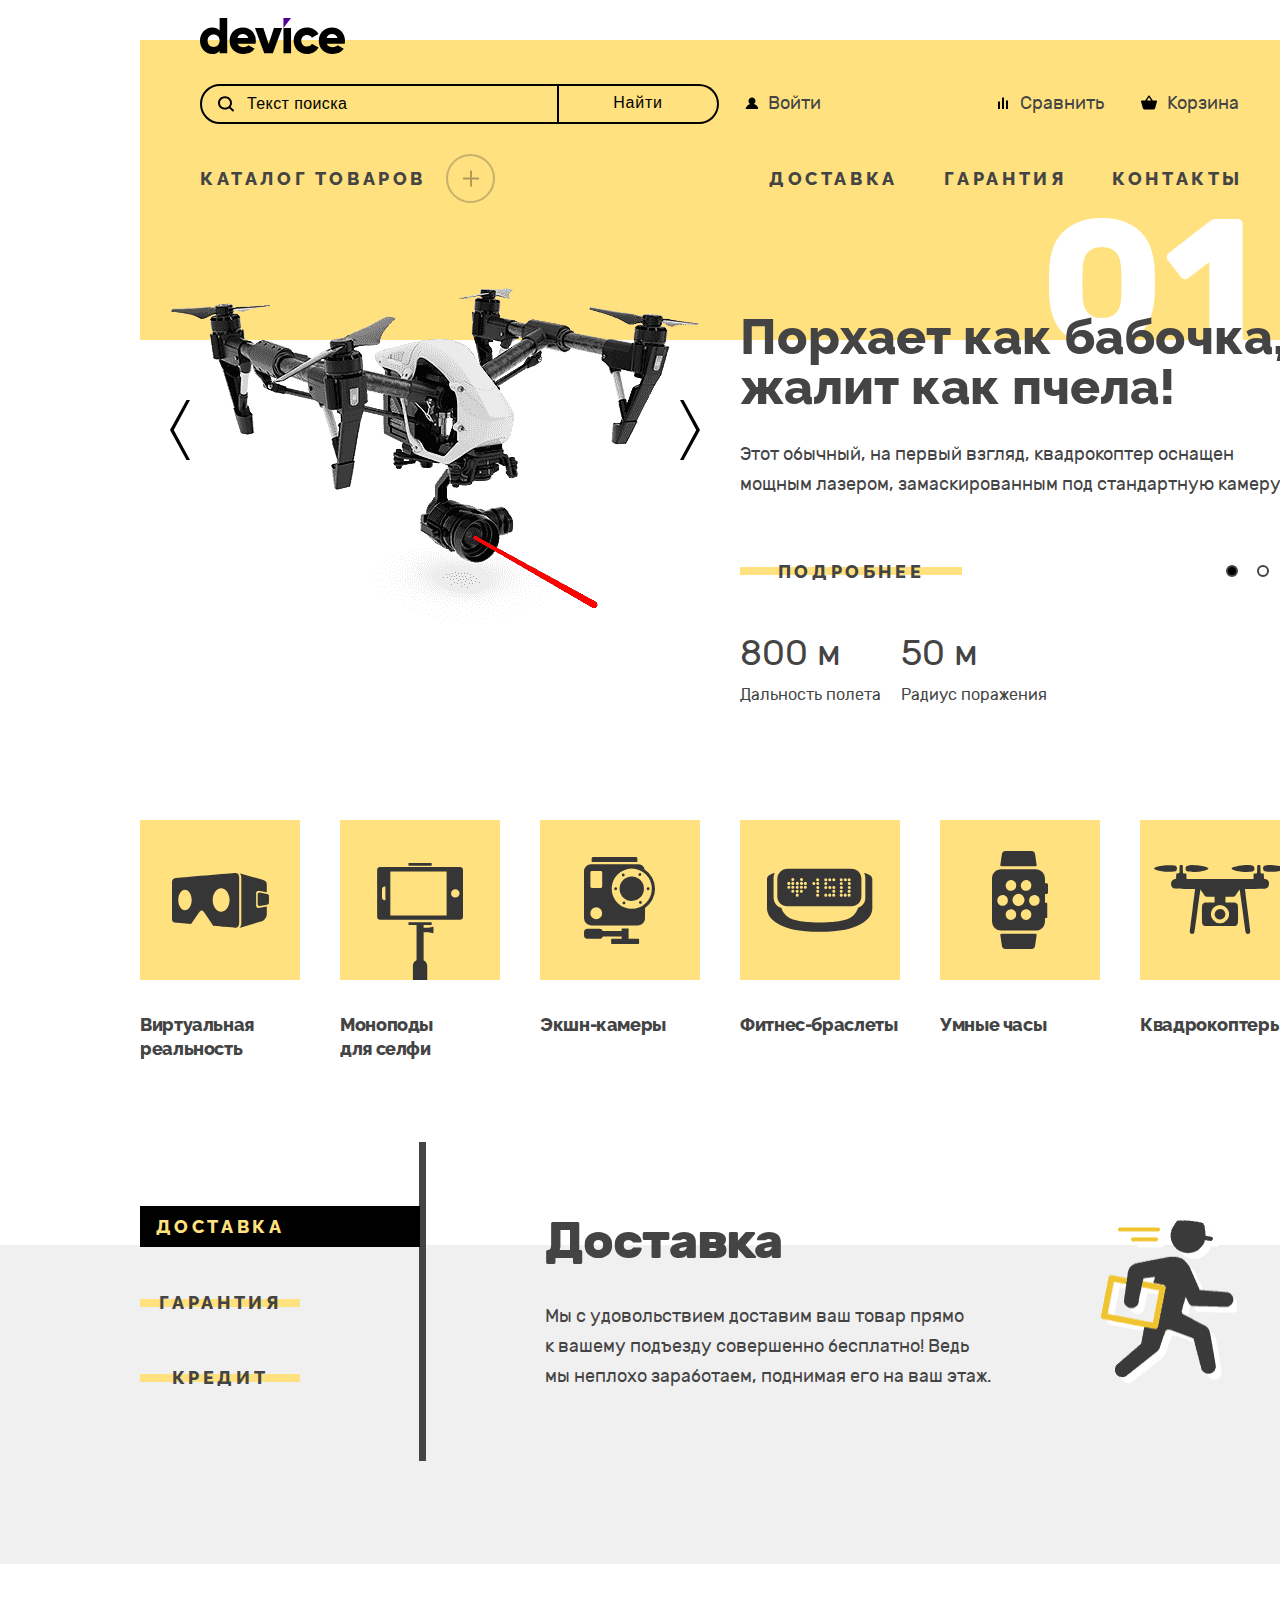
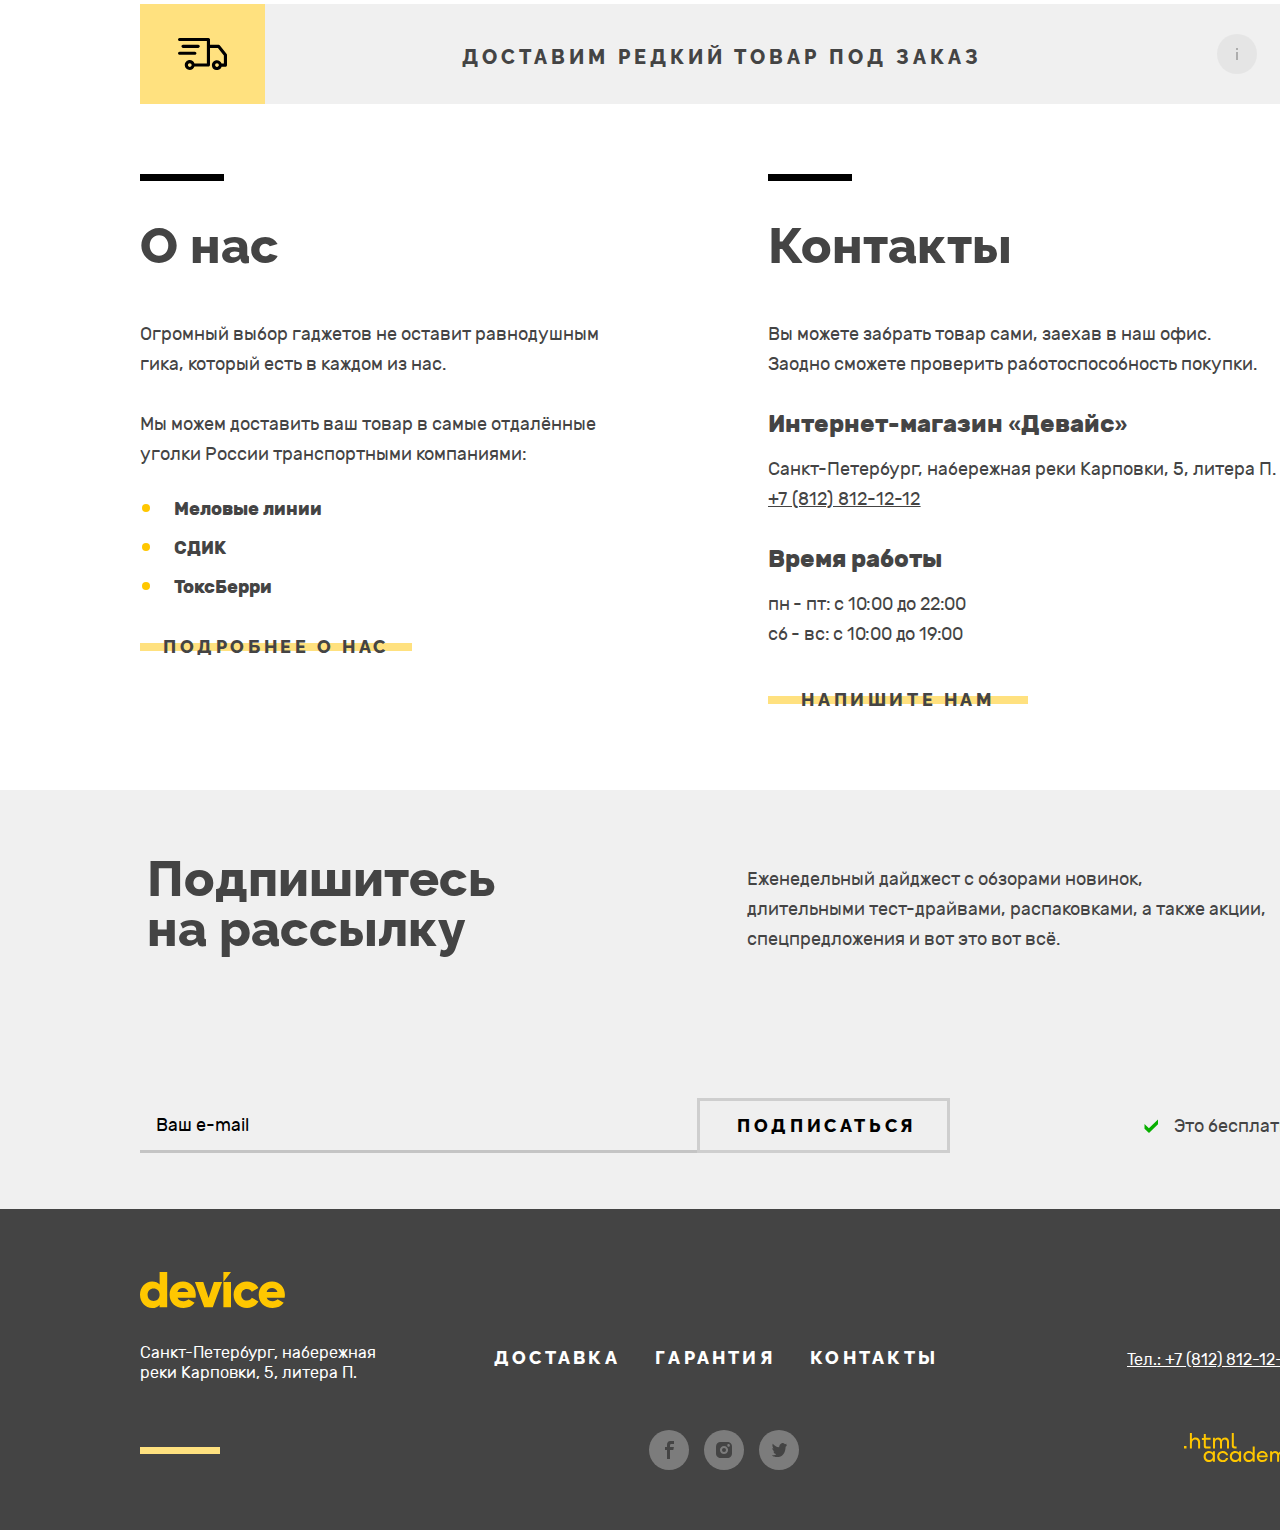
<file: DZ/Gadjets/index.html>
<!DOCTYPE html>
<html lang="ru">

<head>
  <meta charset="UTF-8" />
  <meta http-equiv="X-UA-Compatible" content="IE=edge" />
  <meta name="viewport" content="width=device-width, initial-scale=1.0" />
  <title>Интернет магазин гаджетов DEVICE</title>
  <link rel="icon" type="image/png" sizes="32x32" href="img/favicon-32x32.png" />
  <link rel="stylesheet" href="css/style.css" />
</head>

<body>
  <header class="main-header container">
    <a class="main-header__logo link" href="#">
      <svg aria-hidden="true" focusable="false" viewBox="0 0 145 36" xmlns="http://www.w3.org/2000/svg" width="145"
        height="36" fill="none">
        <path class="main-header__logo_body" fill="#000"
          d="M27.22 0v35.3h-7.6v-2.4c-1.7 1.9-4.1 3.1-7.51 3.1C5.5 36 0 30.2 0 22.7 0 15.2 5.5 9.4 12.1 9.4c3.41 0 5.91 1.2 7.51 3.1V0h7.6Zm-7.6
			22.7c0-3.8-2.5-6.2-6.01-6.2-3.5 0-6 2.4-6 6.2 0 3.8 2.5 6.2 6 6.2 3.5-.1 6-2.4 6-6.2ZM43.73 29.2c2.1 0 3.8-.8 4.8-1.9l6.1 3.5c-2.5 3.4-6.2 5.2-11
			5.2-8.6 0-14.01-5.8-14.01-13.3 0-7.5 5.4-13.3 13.4-13.3 7.41 0 12.82 5.7 12.82 13.3 0 1.1-.1 2.1-.3 3H37.63c1 2.6 3.3 3.5 6.1 3.5Zm4.6-9.1c-.8-2.9-3.1-4-5.4-4-2.9
			0-4.8 1.4-5.5 4h10.9ZM82.16 10.1l-9.31 25.2h-8.6l-9.31-25.2h8.4l5.3 16 5.31-16h8.2ZM83.46 10.1h7.6v25.2h-7.6V10.1ZM93.67 22.7c0-7.5 5.7-13.3 13.4-13.3 4.9 0
			 9.21 2.6 11.41 6.5l-6.6 3.8c-.9-1.8-2.7-2.8-4.9-2.8-3.3 0-5.71 2.4-5.71 5.8 0 3.5 2.4 5.8 5.7 5.8 2.2 0 4.1-1.1 4.9-2.8l6.61 3.8c-2.1 3.9-6.4 6.5-11.4 6.5-7.71
			  0-13.41-5.8-13.41-13.3ZM132.9 29.2c2.1 0 3.8-.8 4.8-1.9l6.1 3.5c-2.5 3.4-6.2 5.2-11 5.2-8.61 0-14.02-5.8-14.02-13.3 0-7.5 5.5-13.3 13.41-13.3 7.4 0 12.81 5.7
				 12.81 13.3 0 1.1-.1 2.1-.3 3h-17.91c1 2.6 3.3 3.5 6.1 3.5Zm4.7-9.1c-.8-2.9-3.1-4-5.4-4-2.91 0-4.81 1.4-5.51 4h10.9Z" />
        <path class="main-header-logo_head" fill="#510094" d="M83.46 0v10.1L91.06 0h-7.6Z" />
      </svg>
      <span class="visually-hidden">Логотип компании.</span>
    </a>
    <div class="main-header__search">
      <form class="main-header__form" method="post" action="https://echo.htmlacademy.ru">
        <input class="main-header__search_input" type="text"  name="main-header__search_input" value="Текст поиска" />
        <input class="main-header__form_btn" type="submit"  value="Найти" />
      </form>
      <ul class="main-header__search_right">
        <li class="main-header__search_right_enter_li">
          <a class="main-header__search_right_enter link" href="#">Войти</a>
        </li>
        <li class="main-header__search_right_compare_li">
          <a class="main-header__search_right_compare_a link" href="#">Сравнить</a>
        </li>
        <li class="main-header__search_right_busket_li">
          <a class="main-header__search_right_busket link" href="#">Корзина</a>
          <div class="popover popover-cart">
            <div class="popover-content">
              <ul class="cart-items-list">
                <li class="cart-item">
                  <a class="cart-item__link link" href="#">
                    <img src="img/main/busket/product-1-small.jpg" alt="Фото первого товара." width="39" height="43" />
                    <p class="cart-item-title">Любительская селфи-палка</p>
                  </a>
                  <button class="cart-item__close link" type="button">
                    <svg width="10" height="10" viewBox="0 0 10 10" fill="none" xmlns="http://www.w3.org/2000/svg">
                      <path
                        d="M10 0.909091L9.09091 0L5 4.09091L0.909091 0L0 0.909091L4.09091 5L0 9.09091L0.909091 10L5 5.90909L9.09091 10L10 9.09091L5.90909 5L10 0.909091Z"
                        fill="white" />
                    </svg>
                  </button>
                </li>
                <li class="cart-item">
                  <a  class="cart-item__link link" href="#">
                    <img src="img/main/busket/product-2-small.jpg" alt="Фото первого товара." width="39" height="43" />
                    <p class="cart-item-title">
                      Профессиональная селфи-палка
                    </p>
                  </a>
                  <button  class="cart-item__close link" type="button">
                    <svg width="10" height="10" viewBox="0 0 10 10" fill="none" xmlns="http://www.w3.org/2000/svg">
                      <path
                        d="M10 0.909091L9.09091 0L5 4.09091L0.909091 0L0 0.909091L4.09091 5L0 9.09091L0.909091 10L5 5.90909L9.09091 10L10 9.09091L5.90909 5L10 0.909091Z"
                        fill="white" />
                    </svg>
                  </button>
                </li>
              </ul>
              <div class="popover-content__total">
                <div class="popover-content__total_item">
                  Товаров: <span class="popover-content__total_goods">2</span>
                </div>
                <div class="popover-content__total_item">
                  Сумма:
                  <span class="popover-content__total_price">2000</span>
                  &#8381;
                </div>
              </div>
              <button class="popover-content__btn link" type="button">
                Открыть корзину
              </button>
            </div>
          </div>
        </li>
      </ul>
    </div>
    <div class="main-header__nav">
      <button class="main-header__nav_btn link" type="button">
        Каталог товаров
      </button>
      <nav class="main-header__nav_list main-header__nav_list-close">
        <ul class="main-header__nav_list_items">
          <li><a class="link" href="#">Моноподы для селфи</a></li>
          <li><a class="link" href="#">Экшн-камеры</a></li>
          <li><a class="link" href="#">Виртуальная реальность</a></li>
          <li><a class="link" href="#">Фитнес-браслеты</a></li>
          <li><a class="link" href="#">Умные часы</a></li>
          <li><a class="link" href="#">Квадрокоптеры</a></li>
        </ul>
      </nav>

      <ul class="main-header__nav_list_right">
        <li><a class="link" href="#delivery">Доставка</a></li>
        <li><a class="link" href="#garant">Гарантия</a></li>
        <li><a class="link" href="#contact">Контакты</a></li>
      </ul>
    </div>
  </header>
  <main class="main-container">
    <h1 class="visually-hidden">Интернет магазин гаджетов device.</h1>
    <section class="slider container">
      <h2 class="visually-hidden">Слайдер товаров.</h2>
      <div class="slider_wrapper slider_wrapper_active">
        <div class="slider-left">
          <img class="slider-left__img" src="img/main/slider/slider-1.png"  alt="Фото первого слайдера - квадрокоптер"
            width="560" height="560" />
          <button class="slider-left__control slider-left__control_left link" type="button">
            <span class="visually-hidden">Левая кнопка переключения слайдера.</span>
          </button>
          <button class="slider-left__control slider-left__control_right link" type="button">
            <span class="visually-hidden">Правая кнопка переключения слайдера.</span>
          </button>
        </div>
        <div class="slider-right">
          <div class="slider-right__number">01</div>
          <h2 class="slider-right__title">
            Порхает как бабочка, жалит как пчела!
          </h2>
          <p class="slider-right__par">
            Этот обычный, на первый взгляд, квадрокоптер оснащен мощным
            лазером, замаскированным под стандартную камеру.
          </p>
          <div class="slider-right__control">
            <a class="slider-right__control_btn btn link" href="#">Подробнее</a>
            <ul>
              <li>
                <button class="slider-control__right_button slider-control__btn_active link" type="button">
                  <span class="visually-hidden">слайд №1.</span>
                </button>
              </li>
              <li>
                <button class="slider-control__right_button link" type="button">
                  <span class="visually-hidden">слайд №2.</span>
                </button>
              </li>
              <li>
                <button class="slider-control__right_button link" type="button">
                  <span class="visually-hidden">слайд №3.</span>
                </button>
              </li>
            </ul>
          </div>
          <div class="slider-right__control_dl">
            <dl>
              <dt class="description">800 м</dt>
              <dd class="description">Дальность полета</dd>
            </dl>
            <dl>
              <dt class="description">50 м</dt>
              <dd class="description">Радиус поражения</dd>
            </dl>
          </div>
        </div>
      </div>
      <h2 class="visually-hidden">Слайдер товаров.</h2>
      <div class="slider_wrapper">
        <div class="slider-left">
          <img class="slider-left__img"  src="img/main/slider/slider-2.png" alt="Фото второго слайдера - смарт-браслет."
            width="560" height="560" />
          <button class="slider-left__control slider-left__control_left link" type="button">
            <span class="visually-hidden">Левая кнопка переключения слайдера.</span>
          </button>
          <button class="slider-left__control slider-left__control_right link" type="button">
            <span class="visually-hidden">Правая кнопка переключения слайдера.</span>
          </button>
        </div>
        <div class="slider-right">
          <div class="slider-right__number">02</div>
          <h2 class="slider-right__title">
            Худеем<br />
            правильно!
          </h2>
          <p class="slider-right__par">
            Мотивирующие фитнес-браслеты помогут найти в себе силы не
            пропускать занятия и соблюдать диету.
          </p>
          <div class="slider-right__control">
            <a class="slider-right__control_btn btn link" href="#">Подробнее</a>
            <ul>
              <li>
                <button class="slider-control__right_button link" type="button">
                  <span class="visually-hidden">слайд №1.</span>
                </button>
              </li>
              <li>
                <button class="slider-control__right_button slider-control__btn_active link" type="button">
                  <span class="visually-hidden">слайд №2.</span>
                </button>
              </li>
              <li>
                <button class="slider-control__right_button link" type="button">
                  <span class="visually-hidden">слайд №3.</span>
                </button>
              </li>
            </ul>
          </div>
          <div class="slider-right__control_dl">
            <dl>
              <dt class="description">48 часов</dt>
              <dd class="description">Без подзарядки</dd>
            </dl>
          </div>
        </div>
      </div>
      <h2 class="visually-hidden">Слайдер товаров.</h2>
      <div class="slider_wrapper">
        <div class="slider-left">
          <img class="slider-left__img" src="img/main/slider/slider-3.png"  alt="Фото третьего слайдера - селфи-палка."
            width="560" height="560" />
          <button class="slider-left__control slider-left__control_left link" type="button">
            <span class="visually-hidden">Левая кнопка переключения слайдера.</span>
          </button>
          <button class="slider-left__control slider-left__control_right link" type="button">
            <span class="visually-hidden">Правая кнопка переключения слайдера.</span>
          </button>
        </div>
        <div class="slider-right">
          <div class="slider-right__number">03</div>
          <h2 class="slider-right__title">
            Делай селфи,<br />
            как Бен Стиллер!
          </h2>
          <p class="slider-right__par">
            Самая длинная палка для селфи доступна в нашем магазине. Восемь
            (Восемь, Карл!) метров длиной и весом всего 5 кг.
          </p>
          <div class="slider-right__control">
            <a  class="slider-right__control_btn btn link" href="#">Подробнее</a>
            <ul>
              <li>
                <button class="slider-control__right_button link" type="button">
                  <span class="visually-hidden">слайд №1.</span>
                </button>
              </li>
              <li>
                <button class="slider-control__right_button link" type="button">
                  <span class="visually-hidden">слайд №2.</span>
                </button>
              </li>
              <li>
                <button class="slider-control__right_button slider-control__btn_active link" type="button">
                  <span class="visually-hidden">слайд №3.</span>
                </button>
              </li>
            </ul>
          </div>
          <div class="slider-right__control_dl">
            <dl>
              <dt class="description">8,5 м</dt>
              <dd class="description">Длина палки</dd>
            </dl>
            <dl>
              <dt class="description">5 кг</dt>
              <dd class="description">Вес палки</dd>
            </dl>
            <dl>
              <dt class="description">Карбон</dt>
              <dd class="description">Материал</dd>
            </dl>
          </div>
        </div>
      </div>
    </section>
    <section class="menu-open container">
      <h2 class="visually-hidden">Горизонтальное меню товаров.</h2>
      <ul class="menu-open__list">
        <li class="menu-open__list_item">
          <a class="menu-open__list_item_link link" href="#">
            <div class="menu-open__list_item_img">
              <img src="img/main/nav/virtual.svg" alt="Виртуальная
													реальность." widtg="97" height="55" />
            </div>
            <p>Виртуальная реальность</p>
          </a>
        </li>
        <li class="menu-open__list_item">
          <a class="menu-open__list_item_link link" href="#">
            <div class="menu-open__list_item_img" style="align-items: flex-end;">
              <img src="img/main/nav/selfy.svg" alt="Моноподы для селфи." widtg="86" height="117" />
            </div>
            <p>
              Моноподы<br />
              для селфи
            </p>
          </a>
        </li>
        <li class="menu-open__list_item">
          <a class="menu-open__list_item_link link" href="#" >
            <div class="menu-open__list_item_img">
              <img src="img/main/nav/camera.svg" alt="Экшн-камеры." widtg="71" height="87" />
            </div>
            <p>Экшн-камеры</p>
          </a>
        </li>
        <li class="menu-open__list_item">
          <a class="menu-open__list_item_link link" href="#">
            <div class="menu-open__list_item_img">
              <img src="img/main/nav/braslet.svg" alt="Фитнес-браслеты." widtg="108" height="65" />
            </div>
            <p>Фитнес-браслеты</p>
          </a>
        </li>
        <li class="menu-open__list_item">
          <a class="menu-open__list_item_link link" href="#">
            <div class="menu-open__list_item_img">
              <img src="img/main/nav/smart-watch.svg" alt="Умные часы." widtg="56" height="98" />
            </div>
            <p>Умные часы</p>
          </a>
        </li>
        <li class="menu-open__list_item">
          <a class="menu-open__list_item_link link" href="#">
            <div class="menu-open__list_item_img">
              <img src="img/main/nav/copter.svg" alt="Квадрокоптеры." widtg="132" height="70" />
            </div>
            <p>Квадрокоптеры</p>
          </a>
        </li>
      </ul>
    </section>
    <section class="accordeon" id="delivery">
      <div class="container">
        <h2 class="visually-hidden">Доставка-Гарантия-Кредит.</h2>
        <ul class="accordeon-list">
          <li>
            <button class="accordeon-list_btn accordeon-list_btn_active link" type="button">
              Доставка
            </button>
            <div class="accordeon-list__des accordeon-list__des_show">
              <div class="accordeon-list__des_wrap">
                <h2>Доставка</h2>
                <p>
                  Мы с удовольствием доставим ваш товар прямо<br />
                  к вашему подъезду совершенно бесплатно! Ведь<br />
                  мы неплохо заработаем, поднимая его на ваш этаж.
                </p>
              </div>
              <img class="accordeon-img" src="img/main/advantages/delivery.png" width="136" height="164"
                alt="картинка доставки." />
            </div>
          </li>

          <li>
            <button class="accordeon-list_btn btn link" id="garant" type="button">
              Гарантия
            </button>
            <div class="accordeon-list__des">
              <div class="accordeon-list__des_wrap">
                <h2>Гарантия</h2>
                <p>
                  Если из-за возгорания купленного у нас товара у вас сгорит
                  дом — не переживайте, мы выдадим вам новый. Товар, не дом,
                  конечно же.
                </p>
              </div>
              <img class="accordeon-img" src="img/main/advantages/garante.png" width="136" height="164"
                alt="картинка гарантии." />
            </div>
          </li>

          <li>
            <button class="accordeon-list_btn btn link" type="button">
              Кредит
            </button>
            <div class="accordeon-list__des">
              <div class="accordeon-list__des_wrap">
                <h2>Кредит</h2>
                <p>
                  Залезть в долговую яму стало проще! Кредитные консультанты
                  подберут для вас наиболее выгодные условия кредита. Выгодные
                  для банка, разумеется.
                </p>
              </div>
              <img class="accordeon-img" src="img/main/advantages/credit.png" width="136" height="164"
                alt="картинка кредита." />
            </div>
          </li>
        </ul>
      </div>
    </section>
    <section class="exotic-delivery">
      <h2 class="visually-hidden">Доставка редких товаров под заказ.</h2>
      <a class="exotic-delivery__link link" href="#">
        <div class="exotic-delivery__img">
          <img src="img/main/delivery-btn.svg" alt="логотип экзотической доставки." widtg="47" height="32" />
        </div>
        <div class="exotic-delivery__par">
          Доставим редкий товар под заказ
        </div>
        <div class="exotic-delivery__title">
          <img src="img/main/i.svg" alt="Инфо о доставке редкого товара." widtg="2" height="12" />
        </div>
      </a>
    </section>
    <section class="about-contact" id="contact">
      <h2 class="visually-hidden">О нас - Контакты.</h2>
      <div class="about">
        <h2>О нас</h2>
        <p>
          Огромный выбор гаджетов не оставит равнодушным <br />гика, который
          есть в каждом из нас.
        </p>
        <p>
          Мы можем доставить ваш товар в самые отдалённые уголки России
          транспортными компаниями:
        </p>
        <ul class="about-list">
          <li>Меловые линии</li>
          <li>СДИК</li>
          <li>ТоксБерри</li>
        </ul>
        <a class="about-btn btn link" href="#">Подробнее о нас</a>
      </div>

      <div class="contacts">
        <h2>Контакты</h2>
        <p>
          Вы можете забрать товар сами, заехав в наш офис.<br />Заодно сможете
          проверить работоспособность покупки.
        </p>
        <h3>Интернет-магазин «Девайс»</h3>
        <address class="address">
          Санкт-Петербург, набережная реки Карповки, 5, литера П.
          <a class="contacts__phone link" href="tel:+78128121212">+7 (812) 812-12-12</a>
        </address>
        <h3>Время работы</h3>
        <ul>
          <li>пн - пт: с 10:00 до 22:00</li>
          <li>сб - вс: с 10:00 до 19:00</li>
        </ul>
        <a class="contacts-btn btn link" href="#">Напишите нам</a>
      </div>
    </section>
    <section class="descripe">
      <div class="describe-container">
        <h2 class="visually-hidden">подписка на рассылку.</h2>
        <p class="descripe-left">
          Подпишитесь<br />
          на рассылку
        </p>
        <p class="descripe-right">
          Еженедельный дайджест с обзорами новинок,<br />
          длительными тест-драйвами, распаковками, а также акции,<br />
          спецпредложения и вот это вот всё.
        </p>

        <form  class="describe-form" action="https://echo.htmlacademy.ru" method="post">
          <input class="describe-form__input" type="email" placeholder="Ваш e-mail"  name="e-mail" />
          <input class="describe-form__btn" type="submit" value="Подписаться"  />
          <label class="describe-form__label">
            <input  class="describe-form__input visually-hidden" type="checkbox" name="descripe" checked />
            <span class="describe-form__label_mark"></span>
            Это бесплатно
          </label>
        </form>
      </div>
    </section>
  </main>
  <footer class="footer">
    <div class="footer-container">
      <div class="footer-left">
        <div class="footer-logo">
          <img src="img/footer/footer-logo.svg" alt="Логотип компании." widtg="145" height="36" />
        </div>
        <address class="address">
          Санкт-Петербург, набережная<br />
          реки Карповки, 5, литера П.
        </address>
        <div class="line"></div>
      </div>
      <div class="footer-center">
        <ul class="footer-center__list">
          <li><a class="link" href="#">Доставка</a></li>
          <li><a class="link" href="#">Гарантия</a></li>
          <li><a class="link" href="#">Контакты</a></li>
        </ul>
        <ul class="footer-center__social">
          <li>
            <a class="link" href="https://www.facebook.com/htmlacademy">
              <svg xmlns="http://www.w3.org/2000/svg" width="9" height="18" fill="none" viewBox="0 0 9 18">
                <path fill="#444"
                  d="M6.5 3H9V0H5.6C2.8 0 2 1.7 2 4.2V6H0v3h2v9h3V9h3.3l.6-3H5V4.5C5 3.7 5.3 3 6.5 3Z" />
              </svg>
              <span class="visually-hidden">Файсбук.</span>
            </a>
          </li>
          <li>
            <a class="link" href="https://www.instagram.com/htmlacademy/">
              <svg xmlns="http://www.w3.org/2000/svg" viewBox="0 0 16 16" width="16" height="16" fill="none">
                <path fill="#444" d="M8 10a2 2 0 1 0 0-4 2 2 0 0 0 0 4Z" />
                <path fill="#444" d="M14.7 1.3c-.9-.9-2-1.3-3.4-1.3H4.7C1.9 0 0 1.9 0 4.7v6.6c0 1.4.4 2.6 1.4 3.4.9.9 2 1.3 3.3 1.3h6.6c1.4 0 2.6-.4
								 3.4-1.3.8-.9 1.3-2 1.3-3.4V4.7c0-1.4-.4-2.6-1.3-3.4ZM8 12.1c-2.2 0-4.1-1.8-4.1-4.1S5.8 3.9 8 3.9c2.2 0 4.1 1.8 4.1 4.1s-1.9 4.1-4.1
								 4.1Zm4.6-7.4c-.7 0-1.3-.5-1.3-1.3s.5-1.3 1.3-1.3c.7 0 1.3.6 1.3 1.3 0 .7-.6 1.3-1.3 1.3Z" />
              </svg>
              <span class="visually-hidden">инстаграмм.</span>
            </a>
          </li>
          <li>
            <a class="link" href="https://twitter.com/htmlacademy_ru">
              <svg xmlns="http://www.w3.org/2000/svg" viewBox="0 0 15 15" width="15" height="15" fill="none">
                <path fill="#444" d="M9.7.16c1.5-.5 2.6.3 3.2 1.1.5-.2 1.1-.4 1.7-.6 0 .8-.5 1.4-.8 1.6.7.2 1.2-.4 1.2-.4-.1.9-.9 1.7-1.4 1.9-.2
								6.3-2.8 10.4-8.9 10.3h-.4c-.3 0-3.7-.4-4.3-1.8 2 .2 3.4-.4 4.1-1.1-.8-.3-2.4-.4-2.6-2.8.3.2.5.3 1.1.2-1.1-.8-2.3-1.5-2.2-3.5.3.3.9.5
								 1.2.4C1 5.26-.2 2.36.8.86c1.6 1.7 3.3 3.4 6.3 3.5.2-2.1 1-3.5 2.6-4.2Z" />
              </svg>
              <span class="visually-hidden">твиттер.</span>
            </a>
          </li>
        </ul>
      </div>
      <div class="footer-right">
        <a class="link" href="tel:88128121212">Тел.: +7 (812) 812-12-12</a>
        <a class="footer-right__copy link" href="https://htmlacademy.ru/" >
          <svg aria-hidden="true" focusable="false" viewBox="0 0 115 33" xmlns="http://www.w3.org/2000/svg" width="115"
            height="33" fill="none">
            <path fill="#FFC700" d="M0 12.9v2.6h2.5v-2.6H0ZM11.6 4.5c-1.6 0-2.8.7-3.6 1.7h-.1V0h-2v15.5h2v-5.3c0-2.1
						1.3-3.6 3.3-3.6 1.8 0 2.9 1.4 2.9 3.2v5.7h2V9.4c.1-3-1.8-4.9-4.5-4.9ZM26.6 4.8h-4.8V1.1h-2v3.8h-1.9v2h1.9v6c0
						 1.7 1 2.7 2.7 2.7h4.1v-2h-3.7c-.7 0-1.1-.4-1.1-1.1V6.8h4.8v-2ZM41.1 4.6c-1.6 0-2.9.8-3.5 2.1h-.1c-.6-1.2-1.8-2.1-3.4-2.1-1.4
						  0-2.5.8-3.1 1.8h-.1V4.8H29v10.6h2V10c0-2 1-3.5 2.6-3.5 1.5 0 2.4 1 2.4 2.6v6.3h2V9.8c0-2.4 1.4-3.3 2.6-3.3 1.5 0 2.4 1 2.4
							2.6v6.3h2V8.9c.1-2.5-1.4-4.3-3.9-4.3ZM47.8 12.7c0 1.7 1 2.7 2.8 2.7h2v-2h-1.7c-.7 0-1.1-.4-1.1-1.1V0h-2v12.7ZM28.9
							19.7c-.9-1.1-2.2-1.8-3.9-1.8-3.1 0-5.4 2.3-5.4 5.6s2.3 5.6 5.4 5.6c1.8 0 3-.8 3.8-1.9h.1v1.6h2V18.2h-2v1.5Zm-3.6 7.4c-2.2
							 0-3.6-1.6-3.6-3.6s1.4-3.6 3.6-3.6 3.6 1.6 3.6 3.6c0 1.9-1.4 3.6-3.6 3.6ZM44.2 22c-.5-2.4-2.6-4.1-5.4-4.1a5.4 5.4 0 0 0-5.6
							  5.6c0 3.1 2.2 5.6 5.6 5.6 2.8 0 4.9-1.8 5.4-4.2h-2.1a3.4 3.4 0 0 1-3.3 2.3c-2.2 0-3.6-1.6-3.6-3.6s1.4-3.6 3.6-3.6c1.6 0 2.8
								1 3.3 2.2h2.1V22ZM55.1 19.7c-.9-1.1-2.2-1.8-3.9-1.8-3.1 0-5.4 2.3-5.4 5.6s2.3 5.6 5.4 5.6c1.8 0 3-.8 3.8-1.9h.1v1.6h2V18.2h-2v1.5Zm-3.6
								 7.4c-2.2 0-3.6-1.6-3.6-3.6s1.4-3.6 3.6-3.6 3.6 1.6 3.6 3.6c0 1.9-1.5 3.6-3.6 3.6ZM68.7 19.8c-.9-1.1-2.2-1.9-3.9-1.9-3.1 0-5.4 2.3-5.4
								 5.6s2.2 5.6 5.4 5.6c1.7 0 3-.8 3.8-1.8h.1v1.5h2V13.4h-2v6.4Zm-3.6 7.3c-2.2 0-3.6-1.6-3.6-3.6s1.4-3.6 3.6-3.6 3.6 1.6 3.6 3.6c-.1
								 2-1.5 3.6-3.6 3.6ZM78.3 17.9c-3.3 0-5.5 2.5-5.5 5.6 0 3 2.1 5.6 5.5 5.6 2.5 0 4.5-1.3 5.2-3.6h-2.1c-.5 1-1.6 1.6-3 1.6-1.9
								  0-3.3-1.3-3.4-2.9h8.8c.2-3.6-2-6.3-5.5-6.3Zm0 1.9c1.7 0 3 1 3.3 2.6h-6.5c.3-1.5 1.5-2.6 3.2-2.6ZM98.2 17.9c-1.6 0-2.9.8-3.6
									2h-.1c-.6-1.2-1.8-2-3.4-2-1.4 0-2.5.7-3.1 1.8v-1.5h-1.9v10.6h2v-5.4c0-2 1-3.4 2.6-3.5 1.5 0 2.4 1 2.4 2.6v6.3h2v-5.6c0-2.4
									 1.4-3.3 2.6-3.3 1.5 0 2.4 1 2.4 2.6v6.3h2v-6.5c.1-2.6-1.4-4.4-3.9-4.4ZM109.4 27l-3.6-8.9h-2.2l4.8 11.6c-.3.9-.7 1.2-1.7 1.2h-2.5v2h2.5c1.8
									  0 2.8-.8 3.5-2.6l4.7-12.2h-2.1l-3.4 8.9Z" />
          </svg>
        </a>
      </div>
    </div>
  </footer>

  <div class="modal-container modal-container-close">
    <!--modal-container-close -->
    <div class="modal modal-auth">
      <button class="modal-close-button link" type="button">
        <span class="visually-hidden">Закрыть.</span>
      </button>
      <section class="modal-content">
        <h2 class="modal-title">Доставка под заказ</h2>
        <form class="auth-form" action="https://echo.htmlacademy.ru/" method="post">
          <div class="field-group">
            <label class="field-group__label" for="auth-login">Ваше имя:
              <input class="auth-form-name field" type="text" id="auth-login" name="auth-login"
                placeholder="Введите имя" />
              <span class="field-group__span hidden">Добавьте имя</span>
            </label>
            <label class="field-group__label" for="auth-email">Ваш e-mail:
              <input class="auth-form-email field error" type="email" id="auth-email" value="почта" name="auth-email"
                placeholder="Введите почту" />
              <span class="field-group__span field-error">Забавный у вас адрес</span>
            </label>
          </div>
          <div class="field-group">
            <label class="field-group__label" for="auth-items">Что нужно привезти:
              <input class="auth-form-items field" type="text" id="auth-items" name="auth-items"
                placeholder="В свободной форме" />
            </label>
            <div class="field-group__label_number">
              Количество:
              <span class="modal-tooltip">
                <span class="modal-tooltip__body">
                  Постараемся найти, сколько нужно. Привезём сколько получится
                  по требованиям к провозу багажа.
                </span>
              </span>

              <span class="label_number__wrap">
                <button class="number-minus link" type="button"></button>
                <input class="auth-form-number" type="number" min="0" value="1" readonly  name="auth-number" />
                <button class="number-plus link" type="button"></button>
              </span>
            </div>
          </div>

          <button  class="modal-submit btn link" type="button">ОТПРАВИТЬ</button>
        </form>
      </section>
    </div>
  </div>
</body>

</html>
</file>
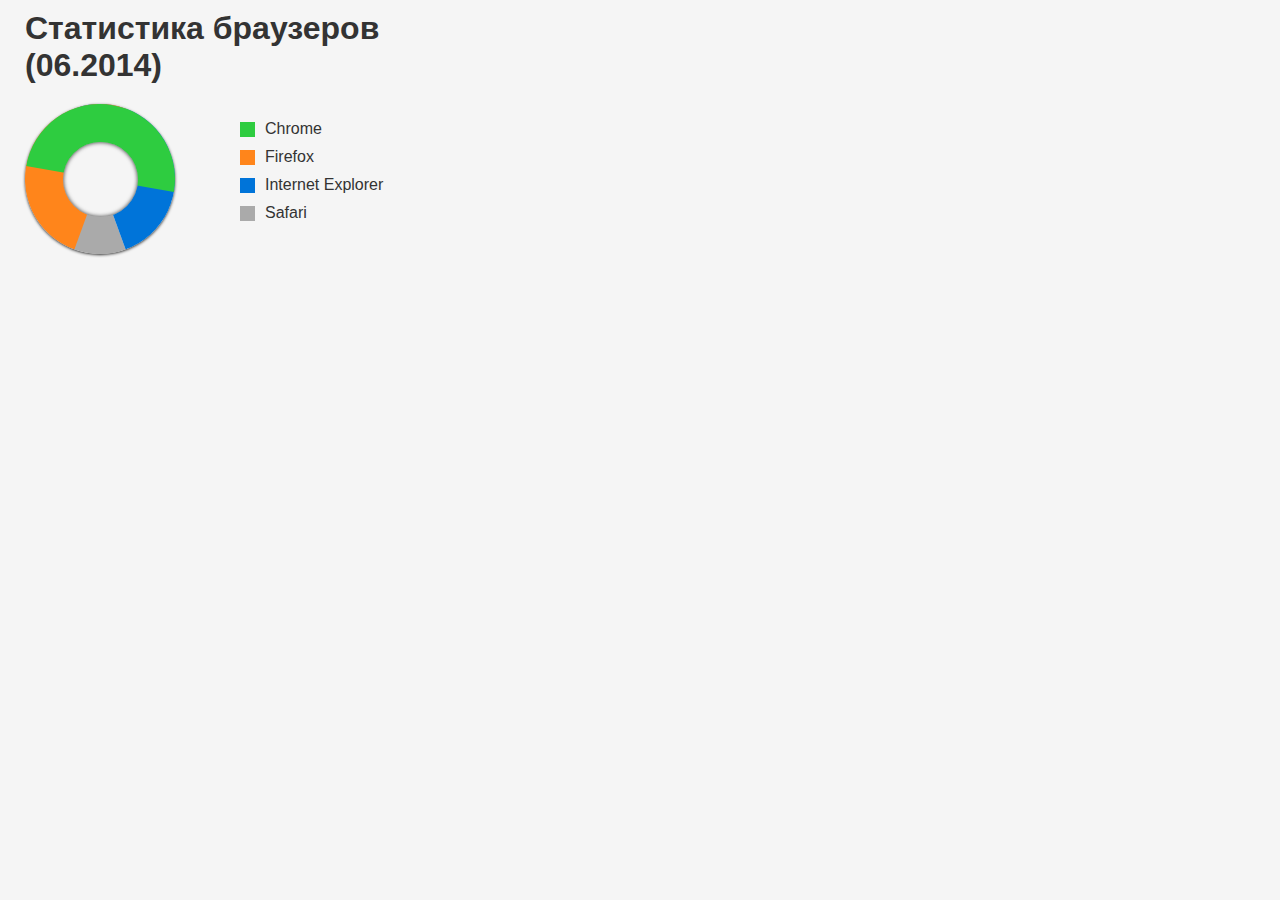
<file: Мастерская-декоративные элементы/Загругленная диаграмма/index.html>
<!DOCTYPE html>
<html lang="ru">
  <head>
    <title>Испытание: статистика браузеров</title>
    <meta charset="utf-8">
    <style>
        body {
  width: 550px;
  margin: 0;
  padding: 0;
  font-family: "Arial", sans-serif;
  color: #333333;
  background-color: #f5f5f5;
}

main {
  position: relative;
  display: block;
  width: 500px;
  height: 300px;
  margin: 0 auto;
}

h1 {
  margin: 0;
  margin-bottom: 10px;
  padding: 10px 0;
}

.pie-container{
  position: relative;
  float: left;
  width: 150px;
  height: 150px;
  border-radius: 50%;
  box-shadow: 0 1px 3px rgba(0, 0, 0, 0.8);
}

.pie-container::after{
  content: "";
  position: absolute;
  top: 25%;
  left: 25%;
  z-index: 50;
  width: 50%;
  height: 50%;
  color: white;
  background-color: #f5f5f5;
  border-radius: 50%;
  box-shadow: inset 0 0 4px rgba(0, 0, 0, 0.8);
}

.pie{
  position: absolute;
  width: 100%;
  height: 100%;
  background-color: #aaaaaa;
  border-radius: 50%;
  clip: rect(0, 75px, 150px, 0);
}

#safari{
  z-index: 10;
  background-color: #aaaaaa;
  transform: rotate(-20deg);
}

#ie{
  z-index: 20;
  background-color: #0074d9;
  transform: rotate(160deg);
}

#firefox{
  z-index: 30;
  background-color: #ff851b;
  transform: rotate(20deg);
}

#chrome{
  z-index: 40;
  background-color: #2ecc40;
  transform: rotate(100deg);
}

.stats{
  float: left;
  margin-left: 50px;
}

ul {
  list-style: none;
}

li {
  position: relative;
  margin: 10px 0;
}

li::before {
  content: "";
  position: absolute;
  top: 2px;
  left: -25px;
  width: 15px;
  height: 15px;
  background-color: #aaaaaa;
}

 li:nth-child(1)::before{
  background-color: #2ecc40;
}

 li:nth-child(2)::before{
  background-color: #ff851b;
}

 li:nth-child(3)::before{
  background-color: #0074d9;
}


    </style>
  </head>
  <body>
    <main>
      <section>
        <h1>Статистика браузеров (06.2014)</h1>
        <div class="pie-container">
          <div id="safari" class="pie"></div>
          <div id="ie" class="pie"></div>
          <div id="firefox" class="pie"></div>
          <div id="chrome" class="pie"></div>
        </div>
        <div class="stats">
          <ul>
            <li data-name="Chrome">Chrome</li>
            <li data-name="Firefox">Firefox</li>
            <li data-name="Internet Explorer">Internet Explorer</li>
            <li data-name="Safari">Safari</li>
          </ul>
        </div>
      </section>
    </main>
  </body>
</html>
</file>
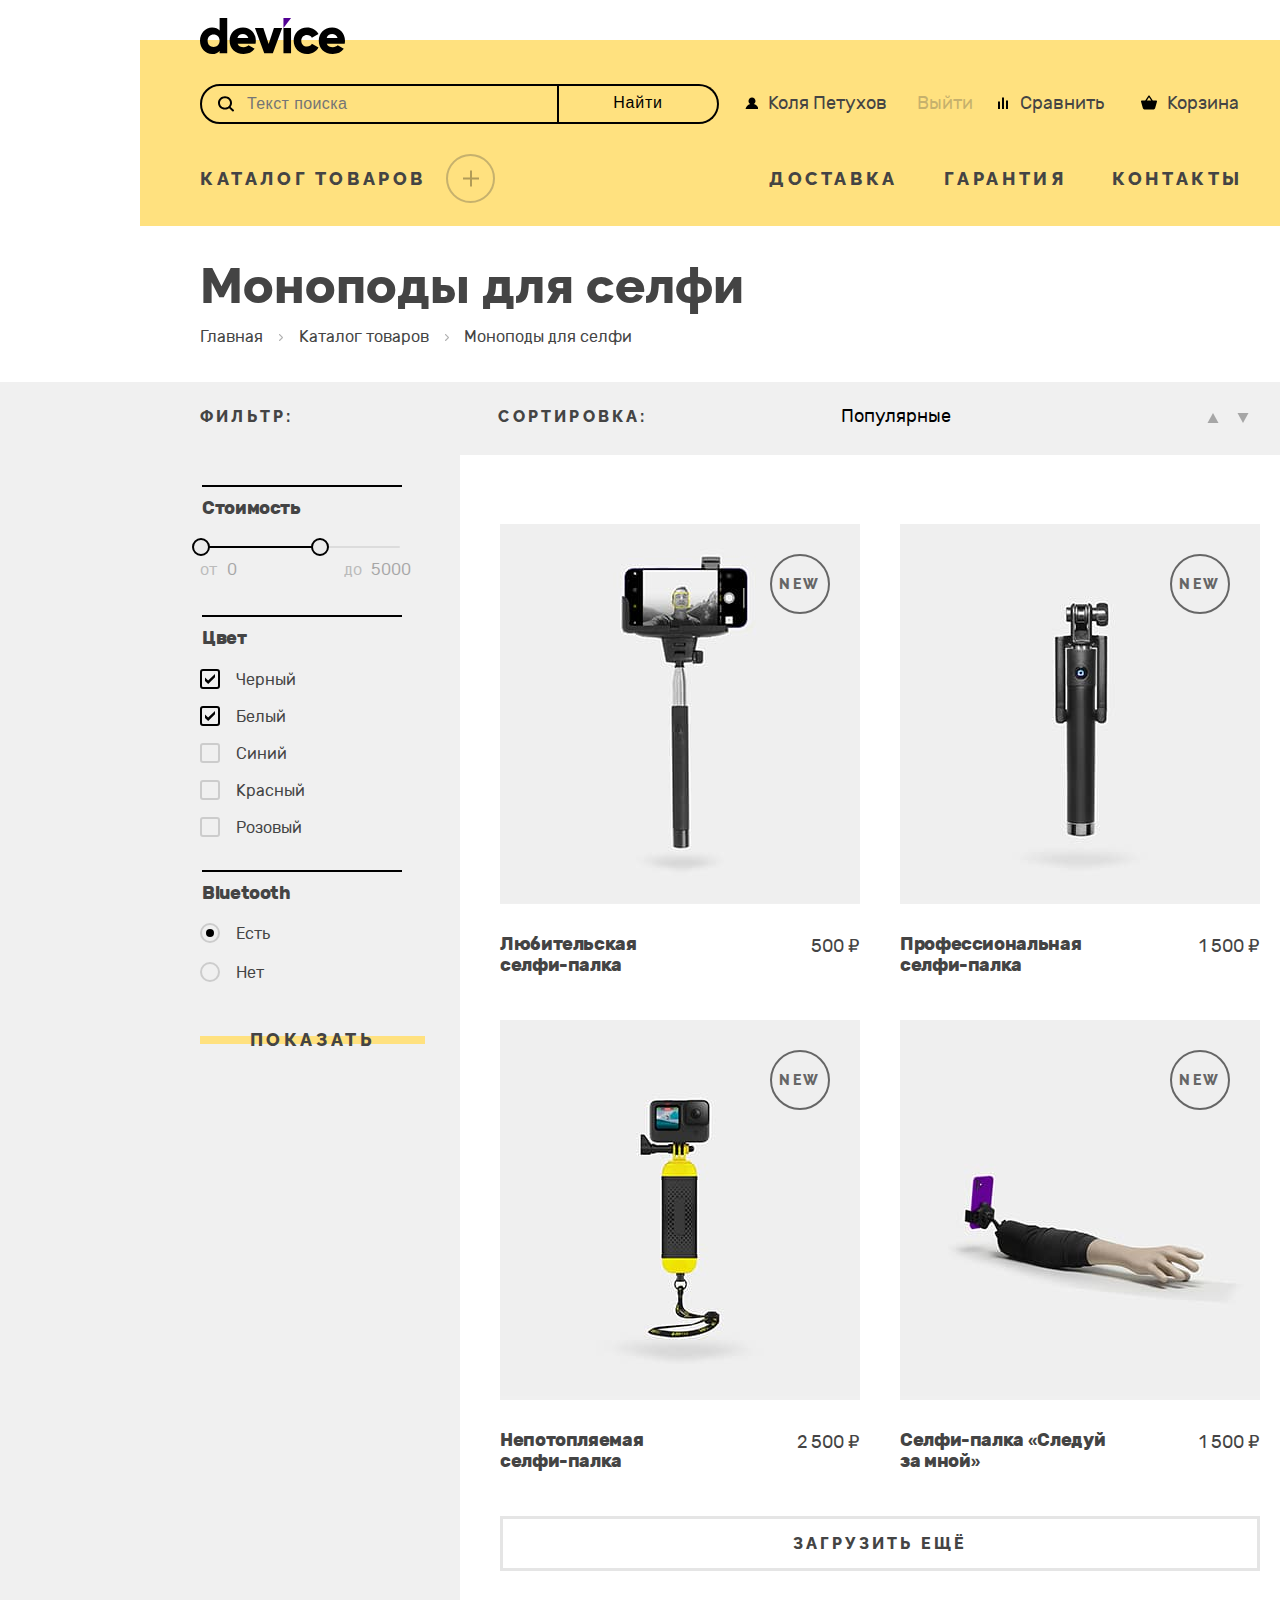
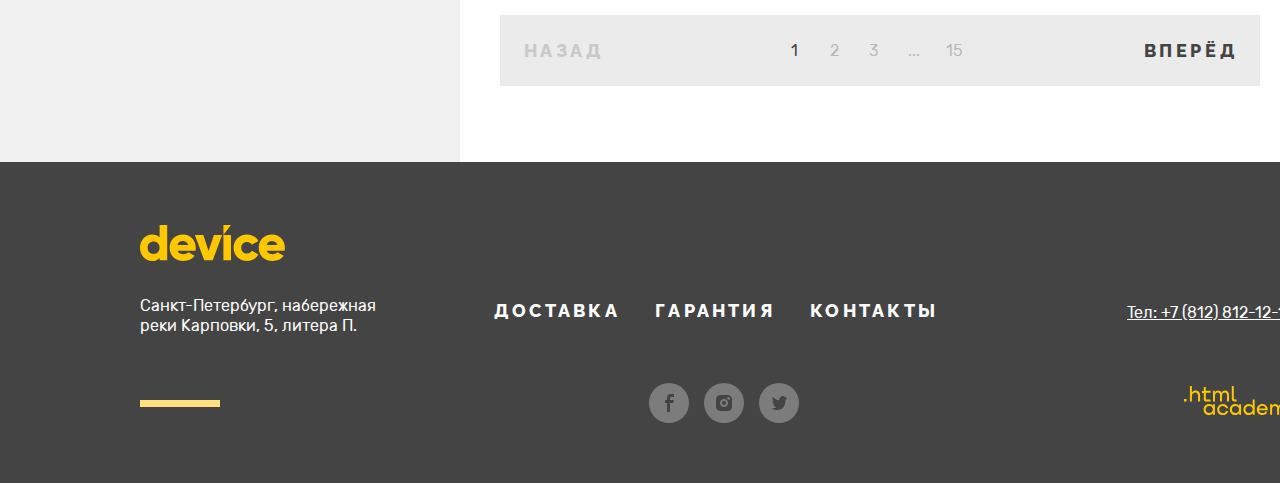
<file: DZ/Gadjets/catalog.html>
<!DOCTYPE html>
<html lang="ru">

<head>
  <meta charset="UTF-8">
  <meta http-equiv="X-UA-Compatible" content="IE=edge">
  <meta name="viewport" content="width=device-width, initial-scale=1.0">
  <title>Каталог интернет магазина Device</title>
  <link rel="icon" type="image/png" sizes="32x32" href="img/favicon-32x32.png">
  <link rel="stylesheet" href="css/style.css">
</head>

<body>
  <header class="main-header container inner-head">
    <a class="main-header__logo link" href="#">
      <svg aria-hidden="true" focusable="false" viewBox="0 0 145 36" xmlns="http://www.w3.org/2000/svg" width="145"
        height="36" fill="none">
        <path class="main-header__logo_body" fill="#000"
          d="M27.22 0v35.3h-7.6v-2.4c-1.7 1.9-4.1 3.1-7.51 3.1C5.5 36 0 30.2 0 22.7 0 15.2 5.5 9.4 12.1 9.4c3.41 0 5.91 1.2 7.51 3.1V0h7.6Zm-7.6
			22.7c0-3.8-2.5-6.2-6.01-6.2-3.5 0-6 2.4-6 6.2 0 3.8 2.5 6.2 6 6.2 3.5-.1 6-2.4 6-6.2ZM43.73 29.2c2.1 0 3.8-.8 4.8-1.9l6.1 3.5c-2.5 3.4-6.2 5.2-11
			5.2-8.6 0-14.01-5.8-14.01-13.3 0-7.5 5.4-13.3 13.4-13.3 7.41 0 12.82 5.7 12.82 13.3 0 1.1-.1 2.1-.3 3H37.63c1 2.6 3.3 3.5 6.1 3.5Zm4.6-9.1c-.8-2.9-3.1-4-5.4-4-2.9
			0-4.8 1.4-5.5 4h10.9ZM82.16 10.1l-9.31 25.2h-8.6l-9.31-25.2h8.4l5.3 16 5.31-16h8.2ZM83.46 10.1h7.6v25.2h-7.6V10.1ZM93.67 22.7c0-7.5 5.7-13.3 13.4-13.3 4.9 0
			 9.21 2.6 11.41 6.5l-6.6 3.8c-.9-1.8-2.7-2.8-4.9-2.8-3.3 0-5.71 2.4-5.71 5.8 0 3.5 2.4 5.8 5.7 5.8 2.2 0 4.1-1.1 4.9-2.8l6.61 3.8c-2.1 3.9-6.4 6.5-11.4 6.5-7.71
			  0-13.41-5.8-13.41-13.3ZM132.9 29.2c2.1 0 3.8-.8 4.8-1.9l6.1 3.5c-2.5 3.4-6.2 5.2-11 5.2-8.61 0-14.02-5.8-14.02-13.3 0-7.5 5.5-13.3 13.41-13.3 7.4 0 12.81 5.7
				 12.81 13.3 0 1.1-.1 2.1-.3 3h-17.91c1 2.6 3.3 3.5 6.1 3.5Zm4.7-9.1c-.8-2.9-3.1-4-5.4-4-2.91 0-4.81 1.4-5.51 4h10.9Z" />
        <path class="main-header-logo_head" fill="#510094" d="M83.46 0v10.1L91.06 0h-7.6Z" />
      </svg>
      <span class="visually-hidden">Логотип компании.</span>
    </a>
    <div class="main-header__search inner-header__search">
      <form class="main-header__form" action="https://echo.htmlacademy.ru" method="post">
        <input class="main-header__search_input" type="text" name="main-header__search_input"
          placeholder="Текст поиска">
        <input class="main-header__form_btn" type="submit" value="Найти">
      </form>
      <ul class="main-header__search_right">
        <li class="main-header__search_right_enter_li">
          <a class="main-header__search_right_enter main-header__search_right_enter_inner link" href="#">
            <div>Коля Петухов</div>
            <div>Выйти</div>
          </a>
        </li>
        <li class="main-header__search_right_compare_li">
          <a class="main-header__search_right_compare_a link" href="#">Сравнить</a>
        </li>
        <li class="main-header__search_right_busket_li">
          <a class="main-header__search_right_busket link" href="#">Корзина</a>
          <div class="popover popover-cart">
            <div class="popover-content">
              <ul class="cart-items-list">
                <li class="cart-item">
                  <a class="cart-item__link link" href="#">
                    <img src="img/main/busket/product-1-small.jpg" alt="Фото первого товара" width="39" height="43">
                    <p class="cart-item-title">Любительская селфи-палка</p>
                  </a>
                  <button class="cart-item__close link" type="button">
                    <svg width="10" height="10" viewBox="0 0 10 10" fill="none" xmlns="http://www.w3.org/2000/svg">
                      <path
                        d="M10 0.909091L9.09091 0L5 4.09091L0.909091 0L0 0.909091L4.09091 5L0 9.09091L0.909091 10L5 5.90909L9.09091 10L10 9.09091L5.90909 5L10 0.909091Z"
                        fill="white" />
                    </svg>
                  </button>

                </li>
                <li class="cart-item">
                  <a class="cart-item__link link" href="#">
                    <img src="img/main/busket/product-2-small.jpg" alt="Фото первого товара." width="39" height="43">
                    <p class="cart-item-title">Профессиональная
                      селфи-палка</p>
                  </a>
                  <button class="cart-item__close link" type="button">
                    <svg width="10" height="10" viewBox="0 0 10 10" fill="none" xmlns="http://www.w3.org/2000/svg">
                      <path
                        d="M10 0.909091L9.09091 0L5 4.09091L0.909091 0L0 0.909091L4.09091 5L0 9.09091L0.909091 10L5 5.90909L9.09091 10L10 9.09091L5.90909 5L10 0.909091Z"
                        fill="white" />
                    </svg>
                  </button>
                </li>

              </ul>
              <div class="popover-content__total">
                <div class="popover-content__total_item">
                  Товаров: <span class="popover-content__total_goods">2</span>
                </div>
                <div class="popover-content__total_item">
                  Сумма: <span class="popover-content__total_price">2000</span> &#8381;
                </div>
              </div>
              <button class="popover-content__btn link" type="button">Открыть корзину</button>
            </div>
          </div>
        </li>
      </ul>
    </div>
    <div class="main-header__nav inner-header__nav">
      <button class="main-header__nav_btn link" type="button">Каталог товаров</button>
      <nav class="main-header__nav_list main-header__nav_list-close">
        <ul class="main-header__nav_list_items">
          <li><a class="link" href="#">Виртуальная
              реальность</a></li>
          <li><a class="link" href="#">Моноподы
              для селфи</a></li>
          <li><a class="link" href="#">Экшн-камеры</a></li>
          <li><a class="link" href="#">Фитнес-браслеты</a></li>
          <li><a class="link" href="#">Умные часы</a></li>
          <li><a class="link" href="#">Квадрокоптеры</a></li>
        </ul>
      </nav>

      <ul class="main-header__nav_list_right">
        <li><a class="link" href="#delivery">Доставка</a></li>
        <li><a class="link" href="#garant">Гарантия</a></li>
        <li><a class="link" href="#contact">Контакты</a></li>
      </ul>
    </div>

  </header>
  <main class="main-container">

    <header class="inner-header">
      <h1 class="visually-hidden">Каталог товаров .</h1>
      <h2 class="inner-header-title">Моноподы для селфи</h2>
      <ul class="breadcrumbs">
        <li class="breadcrumbs-item">
          <a class="breadcrumbs-link link" href="index.html" href="index.html" tabindex="1">Главная</a>
        </li>
        <li class="breadcrumbs-item">
          <a class="breadcrumbs-link link" href="#">Каталог товаров</a>
        </li>
        <li class="breadcrumbs-item">
          <a class="breadcrumbs-link link" href="#">Моноподы для селфи</a>
        </li>
      </ul>
    </header>


    <section class="catalog-products">
      <div class="container">
        <h2 class="visually-hidden">Список товаров с фильтрами.</h2>
        <div class="catalog-products__head">
          <h3 class="catalog-products__title_first">фильтр:</h3>
          <h3 class="catalog-products__title">Сортировка:</h3>
          <form class="sorting-type" action="https://echo.htmlacademy.ru" method="post">
            <label class="visually-hidden" for="sorting">Сортировка:</label>
            <select class="select-control" id="sorting" name="sorting">
              <option value="popular">Популярные</option>
              <option value="cheap">Дешевые</option>
              <option value="expensive">Дорогие</option>
            </select>
            <button class="visually-hidden link" type="submit">Отсортировать продукты.</button>
          </form>
          <div class="catalog-products__head_btns">
            <a class="button link" href="#">
              <span class="visually-hidden">Показать список.</span>
            </a>
            <a class="button button-down link" href="#">
              <span class="visually-hidden">Показать карточки.</span>
            </a>
          </div>
        </div>

        <div class="inner-wrapper">
          <form class="catalog-filter" action="https://echo.htmlacademy.ru/" method="post">
            <fieldset class="catalog-filter-group">
              <legend class="catalog-filter-title">Стоимость</legend>

              <div class="range">
                <div class="range-scale">
                  <div class="range-bar">
                    <button class="range-toggle toggle-min link" type="button">
                      <span class="visually-hidden">Изменить минимальную цену.</span>
                    </button>
                    <button class="range-toggle toggle-max link" type="button">
                      <span class="visually-hidden">Изменить максимальную цену.</span>
                    </button>
                  </div>
                </div>

                <div class="range-wrapper-inputs">
                  <label class="catalog-filter-label">
                    от <input class="range-input" type="number" value="0" name="min-price">
                  </label>
                  <label class="catalog-filter-label">
                    до <input class="range-input" type="number" value="5000" name="max-price" style="width: 58px;">
                  </label>
                </div>
              </div>
            </fieldset>

            <fieldset class="catalog-filter-group catalog-filter-group_color">
              <legend class="catalog-filter-title catalog-filter-title_color">Цвет</legend>
              <label class="control" tabindex="0">
                <input class=" control-input visually-hidden" type="checkbox" name="Черный" checked>
                <span class="control-mark"></span>
                <span class="control-label">Черный</span>
              </label>
              <label class="control" tabindex="0">
                <input class=" control-input visually-hidden" type="checkbox" name="Белый" checked>
                <span class="control-mark"></span>
                <span class="control-label">Белый</span>
              </label>
              <label class="control" tabindex="0">
                <input class=" control-input visually-hidden" type="checkbox" name="Синий">
                <span class="control-mark"></span>
                <span class="control-label">Синий</span>
              </label>
              <label class="control" tabindex="0">
                <input class=" control-input visually-hidden" type="checkbox" name="Красный">
                <span class="control-mark"></span>
                <span class="control-label">Красный</span>
              </label>
              <label class="control " tabindex="0">
                <input class=" control-input visually-hidden" type="checkbox" name="Розовый">
                <span class="control-mark"></span>
                <span class="control-label">Розовый</span>
              </label>
            </fieldset>

            <fieldset class="catalog-filter-group">
              <legend class="catalog-filter-title catalog-filter-title_blth">Bluetooth</legend>
              <ul class="catalog-filter-list">
                <li class="catalog-filter-item catalog-filter-item_blth">
                  <label class="control" tabindex="0">
                    <input class=" control-input visually-hidden" type="radio" name="Bluetooth" value="yes" checked>
                    <span class="control-mark"></span>
                    <span class="control-label">Есть</span>
                  </label>
                </li>
                <li class="catalog-filter-item">
                  <label class="control" tabindex="0">
                    <input class=" control-input visually-hidden" type="radio" name="Bluetooth" value="no">
                    <span class="control-mark"></span>
                    <span class="control-label">Нет</span>
                  </label>
                </li>
              </ul>
            </fieldset>
            <button class="catalog-filter__btn btn link" type="button">Показать</button>
          </form>
          <div class="catalog-filter__right">
            <ul class="product-card">
              <li class="product-card__item">
                <a class="product-card-link link" href="product.html" tabindex="1">
                  <img class="product-card-image" src="img/catalog/product-1.jpg" alt="Любительская
							селфи-палка." width="360" height="380">
                  <div class="product-card__item_block">
                    <h3 class="product-card-title">Любительская<br>
                      селфи-палка</h3>
                    <span class="product-card-price">500 ₽</span>
                  </div>
                </a>
                <div class="product-card-link__popup">
                  <a class="product-card-link__popup_btn btn link" href="#">Подробнее</a>
                </div>
              </li>
              <li class="product-card__item">
                <a class="product-card-link link" href="product.html">
                  <img class="product-card-image" src="img/catalog/product-2.jpg" alt="Профессиональная селфи-палка."
                    width="360" height="380">
                  <div class="product-card__item_block">
                    <h3 class="product-card-title">Профессиональная<br> селфи-палка </h3>
                    <span class="product-card-price">1 500 ₽</span>
                  </div>
                </a>
                <div class="product-card-link__popup">
                  <a class="product-card-link__popup_btn btn link" href="#">Подробнее</a>
                </div>
              </li>
              <li class="product-card__item">
                <a class="product-card-link link" href="product.html">
                  <img class="product-card-image" src="img/catalog/product-3.jpg" alt="Непотопляемая
								селфи-палка." width="360" height="380">
                  <div class="product-card__item_block">
                    <h3 class="product-card-title">Непотопляемая<br>
                      селфи-палка</h3>
                    <span class="product-card-price">2 500 ₽</span>
                  </div>
                </a>
                <div class="product-card-link__popup">
                  <a class="product-card-link__popup_btn btn link" href="#">Подробнее</a>
                </div>
              </li>
              <li class="product-card__item">
                <a class="product-card-link link" href="product.html">
                  <img class="product-card-image" src="img/catalog/product-4.jpg" alt="Селфи-палка «Следуй за мной»."
                    width="360" height="380">
                  <div class="product-card__item_block">
                    <h3 class="product-card-title">Селфи-палка «Следуй <br>за мной»</h3>
                    <span class="product-card-price">1 500 ₽</span>
                  </div>
                </a>
                <div class="product-card-link__popup">
                  <a class="product-card-link__popup_btn btn link" href="#">Подробнее</a>
                </div>
              </li>
            </ul>
            <button class="product-card__button link" type="button">Загрузить ещё</button>
            <ul class="pagination">
              <li class="pagination-item pagination-prev">
                <a  class="pagination-link  link pagination-disabled" href="#">
                  <span>Назад</span>
                </a>
              </li>
              <li>
                <ul class="pagination-item__center">
                  <li class="pagination-item">
                    <a class="pagination-link link pagination-current" href="#">1</a>
                  </li>
                  <li class="pagination-item">
                    <a class="pagination-link link" href="#">2</a>
                  </li>
                  <li class="pagination-item">
                    <a class="pagination-link link" href="#">3</a>
                  </li>
                  <li class="pagination-item">
                    <a class="pagination-link link" href="#">...</a>
                  </li>
                  <li class="pagination-item">
                    <a class="pagination-link link" href="#">15</a>
                  </li>
                </ul>
              </li>
              <li class="pagination-item">
                <a class="pagination-link pagination-next link" href="#">
                  <span>Вперёд</span>
                </a>
              </li>
            </ul>
          </div>
        </div>
      </div>
    </section>
  </main>
  <footer class="footer ">
    <div class="footer-container">
      <div class="footer-left">
        <div class="footer-logo">
          <img src="img/footer/footer-logo.svg" alt="Логотип компании." width="145" height="36">
        </div>
        <address class="address">
          Санкт-Петербург, набережная<br>
          реки Карповки, 5, литера П.
        </address>
        <div class="line"></div>
      </div>
      <div class="footer-center">
        <ul class="footer-center__list">
          <li><a class="link" href="#">Доставка</a></li>
          <li><a class="link" href="#">Гарантия</a></li>
          <li><a class="link" href="#">Контакты</a></li>
        </ul>
        <ul class="footer-center__social">
          <li>
            <a class="link" href="https://www.facebook.com/htmlacademy">
              <svg xmlns="http://www.w3.org/2000/svg" viewBox="0 0 9 18" width="9" height="18" fill="none">
                <path fill="#444"
                  d="M6.5 3H9V0H5.6C2.8 0 2 1.7 2 4.2V6H0v3h2v9h3V9h3.3l.6-3H5V4.5C5 3.7 5.3 3 6.5 3Z" />
              </svg>
              <span class="visually-hidden">Файсбук.</span>
            </a>
          </li>
          <li>
            <a class="link" href="https://www.instagram.com/htmlacademy/">
              <svg xmlns="http://www.w3.org/2000/svg" viewBox="0 0 16 16" width="16" height="16" fill="none">
                <path fill="#444" d="M8 10a2 2 0 1 0 0-4 2 2 0 0 0 0 4Z" />
                <path fill="#444" d="M14.7 1.3c-.9-.9-2-1.3-3.4-1.3H4.7C1.9 0 0 1.9 0 4.7v6.6c0 1.4.4 2.6 1.4 3.4.9.9 2 1.3 3.3 1.3h6.6c1.4 0 2.6-.4
								 3.4-1.3.8-.9 1.3-2 1.3-3.4V4.7c0-1.4-.4-2.6-1.3-3.4ZM8 12.1c-2.2 0-4.1-1.8-4.1-4.1S5.8 3.9 8 3.9c2.2 0 4.1 1.8 4.1 4.1s-1.9 4.1-4.1
								 4.1Zm4.6-7.4c-.7 0-1.3-.5-1.3-1.3s.5-1.3 1.3-1.3c.7 0 1.3.6 1.3 1.3 0 .7-.6 1.3-1.3 1.3Z" />
              </svg>
              <span class="visually-hidden">инстаграмм.</span>
            </a>
          </li>
          <li>
            <a class="link" href="https://twitter.com/htmlacademy_ru">
              <svg xmlns="http://www.w3.org/2000/svg" viewBox="0 0 15 15" width="15" height="15" fill="none">
                <path fill="#444" d="M9.7.16c1.5-.5 2.6.3 3.2 1.1.5-.2 1.1-.4 1.7-.6 0 .8-.5 1.4-.8 1.6.7.2 1.2-.4 1.2-.4-.1.9-.9 1.7-1.4 1.9-.2
								6.3-2.8 10.4-8.9 10.3h-.4c-.3 0-3.7-.4-4.3-1.8 2 .2 3.4-.4 4.1-1.1-.8-.3-2.4-.4-2.6-2.8.3.2.5.3 1.1.2-1.1-.8-2.3-1.5-2.2-3.5.3.3.9.5
								 1.2.4C1 5.26-.2 2.36.8.86c1.6 1.7 3.3 3.4 6.3 3.5.2-2.1 1-3.5 2.6-4.2Z" />
              </svg>
              <span class="visually-hidden">твиттер.</span>
            </a>
          </li>
        </ul>
      </div>
      <div class="footer-right">
        <a class="link" href="tel:88128121212">Тел: +7 (812) 812-12-12</a>
        <a class="footer-right__copy link" href="https://htmlacademy.ru/">
          <svg aria-hidden="true" focusable="false" viewBox="0 0 115 33" xmlns="http://www.w3.org/2000/svg" width="115"
            height="33" fill="none">
            <path fill="#FFC700" d="M0 12.9v2.6h2.5v-2.6H0ZM11.6 4.5c-1.6 0-2.8.7-3.6 1.7h-.1V0h-2v15.5h2v-5.3c0-2.1
						1.3-3.6 3.3-3.6 1.8 0 2.9 1.4 2.9 3.2v5.7h2V9.4c.1-3-1.8-4.9-4.5-4.9ZM26.6 4.8h-4.8V1.1h-2v3.8h-1.9v2h1.9v6c0
						 1.7 1 2.7 2.7 2.7h4.1v-2h-3.7c-.7 0-1.1-.4-1.1-1.1V6.8h4.8v-2ZM41.1 4.6c-1.6 0-2.9.8-3.5 2.1h-.1c-.6-1.2-1.8-2.1-3.4-2.1-1.4
						  0-2.5.8-3.1 1.8h-.1V4.8H29v10.6h2V10c0-2 1-3.5 2.6-3.5 1.5 0 2.4 1 2.4 2.6v6.3h2V9.8c0-2.4 1.4-3.3 2.6-3.3 1.5 0 2.4 1 2.4
							2.6v6.3h2V8.9c.1-2.5-1.4-4.3-3.9-4.3ZM47.8 12.7c0 1.7 1 2.7 2.8 2.7h2v-2h-1.7c-.7 0-1.1-.4-1.1-1.1V0h-2v12.7ZM28.9
							19.7c-.9-1.1-2.2-1.8-3.9-1.8-3.1 0-5.4 2.3-5.4 5.6s2.3 5.6 5.4 5.6c1.8 0 3-.8 3.8-1.9h.1v1.6h2V18.2h-2v1.5Zm-3.6 7.4c-2.2
							 0-3.6-1.6-3.6-3.6s1.4-3.6 3.6-3.6 3.6 1.6 3.6 3.6c0 1.9-1.4 3.6-3.6 3.6ZM44.2 22c-.5-2.4-2.6-4.1-5.4-4.1a5.4 5.4 0 0 0-5.6
							  5.6c0 3.1 2.2 5.6 5.6 5.6 2.8 0 4.9-1.8 5.4-4.2h-2.1a3.4 3.4 0 0 1-3.3 2.3c-2.2 0-3.6-1.6-3.6-3.6s1.4-3.6 3.6-3.6c1.6 0 2.8
								1 3.3 2.2h2.1V22ZM55.1 19.7c-.9-1.1-2.2-1.8-3.9-1.8-3.1 0-5.4 2.3-5.4 5.6s2.3 5.6 5.4 5.6c1.8 0 3-.8 3.8-1.9h.1v1.6h2V18.2h-2v1.5Zm-3.6
								 7.4c-2.2 0-3.6-1.6-3.6-3.6s1.4-3.6 3.6-3.6 3.6 1.6 3.6 3.6c0 1.9-1.5 3.6-3.6 3.6ZM68.7 19.8c-.9-1.1-2.2-1.9-3.9-1.9-3.1 0-5.4 2.3-5.4
								 5.6s2.2 5.6 5.4 5.6c1.7 0 3-.8 3.8-1.8h.1v1.5h2V13.4h-2v6.4Zm-3.6 7.3c-2.2 0-3.6-1.6-3.6-3.6s1.4-3.6 3.6-3.6 3.6 1.6 3.6 3.6c-.1
								 2-1.5 3.6-3.6 3.6ZM78.3 17.9c-3.3 0-5.5 2.5-5.5 5.6 0 3 2.1 5.6 5.5 5.6 2.5 0 4.5-1.3 5.2-3.6h-2.1c-.5 1-1.6 1.6-3 1.6-1.9
								  0-3.3-1.3-3.4-2.9h8.8c.2-3.6-2-6.3-5.5-6.3Zm0 1.9c1.7 0 3 1 3.3 2.6h-6.5c.3-1.5 1.5-2.6 3.2-2.6ZM98.2 17.9c-1.6 0-2.9.8-3.6
									2h-.1c-.6-1.2-1.8-2-3.4-2-1.4 0-2.5.7-3.1 1.8v-1.5h-1.9v10.6h2v-5.4c0-2 1-3.4 2.6-3.5 1.5 0 2.4 1 2.4 2.6v6.3h2v-5.6c0-2.4
									 1.4-3.3 2.6-3.3 1.5 0 2.4 1 2.4 2.6v6.3h2v-6.5c.1-2.6-1.4-4.4-3.9-4.4ZM109.4 27l-3.6-8.9h-2.2l4.8 11.6c-.3.9-.7 1.2-1.7 1.2h-2.5v2h2.5c1.8
									  0 2.8-.8 3.5-2.6l4.7-12.2h-2.1l-3.4 8.9Z" />
          </svg>
        </a>
      </div>
    </div>
  </footer>
</body>
</html>
</file>
<file: DZ/Gadjets/css/style.css>
@font-face {
  font-family: "Raleway";
  src: url("../fonts/Raleway-ExtraBold.woff2") format("woff2"),
    url("../fonts/Raleway-ExtraBold.woff") format("woff");
  font-weight: 800;
  font-style: normal;
  font-display: swap;
}

@font-face {
  font-family: "Rubik";
  src: url("../fonts/Rubik.woff2") format("woff2"),
    url("../fonts/Rubik.woff") format("woff");
  font-weight: 400;
  font-style: normal;
  font-display: swap;
}

@font-face {
  font-family: "Rubik";
  src: url("../fonts/Rubikbold.woff2") format("woff2"),
    url("../fonts/Rubikbold.woff") format("woff");
  font-weight: 700;
  font-style: normal;
  font-display: swap;
}

img {
  max-width: 100%;
  object-fit: contain;
}

.link {
  cursor: pointer;
  text-decoration: none;
  border: none;
  color: inherit;
  background-color: inherit;
  font-family: "Raleway", sans-serif;
  position: relative;
  display: flex;
  align-items: center;
  justify-content: center;
  padding: 10px 0;
  outline: none;
}

.link:focus {
  outline: none;
}

.address {
  font-style: normal;
}

ul,
li {
  margin: 0;
  padding: 0;
  list-style-type: none;
}

*,
*::before,
*::after {
  box-sizing: border-box;
}

.description {
  margin: 0;
}

.btn::before {
  content: "";
  position: absolute;
  display: block;
  height: 8px;
  background: #ffe17f;
  top: auto;
  z-index: -1;
  width: 100%;
}

.btn:hover::before {
  height: 100%;
  top: 0;
}

.btn:active::before {
  height: 100%;
  top: 0;
  background: #ffcc33;
}

.btn:focus-visible {
  outline: 2px solid #af4fff;
}

.link:disabled {
  opacity: 0.3;
  cursor: not-allowed;
}

.container {
  width: 1160px;
  margin: 0 auto;
}

body {
  font-size: 18px;
  line-height: 30px;
  font-family: "Rubik", sans-serif;
  background-color: #ffffff;
  color: #444444;
  box-sizing: border-box;
  min-width: 1440px;
  margin: 0;
  display: flex;
  flex-direction: column;
  min-height: 100%;
}

.visually-hidden {
  position: absolute;
  width: 1px;
  height: 1px;
  margin: -1px;
  border: 0;
  padding: 0;
  white-space: nowrap;
  clip-path: inset(100%);
  clip: rect(0 0 0 0);
  overflow: hidden;
}

/* HEADER */
.main-header {
  width: 1160px;
  background: #ffe17f;
  margin: 40px auto 0 auto;
  padding: 8px 60px 0 60px;
  min-height: 300px;
}

.main-header__logo {
  position: relative;
  top: -30px;
  width: 145px;
  height: 36px;
  background-color: transparent;
}

.main-header__logo:hover path {
  fill: #747474;
}

.main-header__logo:active path {
  fill: #b3b3b3;
}

.main-header__logo:focus-visible {
  outline: 2px solid #af4fff;
}

.main-header__search {
  width: 100%;
  display: flex;
  margin-bottom: 22px;
}

.main-header__form {
  width: 519px;
  height: 40px;
  display: inherit;
  outline: none;
  align-items: center;
}

.main-header__search_input {
  background: url("../img/header/header-search.svg");
  background-position: 16px;
  background-size: 16px 16px;
  background-repeat: no-repeat;
  width: 517px;
  height: 40px;
  border: 2px solid;
  border-radius: 50px 0 0 50px;
  outline: none;
  padding-left: 45px;
  font-size: 16px;
  line-height: 20px;
  letter-spacing: 0.4px;
}

.main-header__search_input:focus-visible {
  outline: 2px solid #af4fff;
  padding-top: 0;
}

.main-header__search_input:disabled {
  opacity: 0.5;
  border-color: #b3b3b3;
  background: url("../img/header/main-header__disabled.svg") no-repeat;
  background-position: 16px;
  background-size: 16px 16px;
}

.main-header__form_btn {
  min-width: 160px;
  min-height: 40px;
  background-color: transparent;
  border: 2px solid;
  border-radius: 0 50px 50px 0;
  outline: none;
  cursor: pointer;
  border-left: 0;
  font-family: "Rubic", sans-serif;
  font-size: 16px;
  line-height: 20px;
  text-align: center;
  padding-bottom: 3px;
  letter-spacing: 0.8px;
}

.main-header__form_btn:hover {
  background-color: #000000;
  color: #ffffff;
  border: none;
}

.main-header__form_btn:active {
  background-color: #000000;
  color: #444444;
  border: none;
}

.main-header__form_btn:focus-visible {
  outline: 2px solid #af4fff;
}

.main-header__form_btn:disabled {
  opacity: 0.3;
  border-color: #b3b3b3;
}

.main-header__search_right {
  display: inherit;
  align-items: center;
  flex-wrap: wrap;
  margin-left: 26px;
  position: relative;
}

.main-header__search_right a {
  display: flex;
  align-items: center;
  line-height: 18px;
  font-family: inherit;
  min-height: 35px;
}

.main-header__search_right a:hover {
  opacity: 0.5;
}

.main-header__search_right a:active {
  opacity: 0.3;
}

.main-header__search_right a:focus-visible {
  outline: 2px solid #af4fff;
}

.main-header__search_right_enter_li {
  width: 231px;
  min-height: 22px;
  display: flex;
  justify-content: flex-start;
  padding: 0;
  margin-bottom: 10px;
}

.main-header__search_right_enter::before {
  content: "";
  height: 12px;
  width: 13px;
  display: inline-block;
  background: url("../img/header/header-enter.svg") no-repeat;
  margin-right: 10px;
}

.main-header__search_right_compare_li {
  width: 130px;
  padding-left: 20px;
  margin-bottom: 10px;
}

.main-header__search_right_compare_a::before {
  content: "";
  height: 12px;
  width: 10px;
  display: inline-block;
  background: url("../img/header/header-compare.svg");
  margin-right: 12px;
}

.main-header__search_right_busket_li {
  width: 133px;
  margin-bottom: 10px;
  display: flex;
  justify-content: flex-end;
  align-items: center;
}

.main-header__search_right_busket::before {
  content: "";
  height: 16px;
  width: 16px;
  display: inline-block;
  background: url("../img/header/header-busket.svg") no-repeat;
  margin-right: 10px;
}

.main-header__nav {
  font-size: "Raleway", sans-serif;
  display: flex;
  align-items: center;
  justify-content: space-between;
  margin-bottom: 104px;
  position: relative;
}

.main-header__nav_list {
  display: block;
  position: absolute;
  top: 35px;
  left: -60px;
  width: 1160px;
  min-height: 186px;
  background: #ffe17f;
  z-index: 8;
  padding: 33px 60px;
}

.main-header__nav_btn {
  width: 295px;
  height: 49px;
  background-color: transparent;
  font-size: 18px;
  letter-spacing: 0.2em;
  text-transform: uppercase;
  justify-content: space-between;
  position: relative;
  z-index: 10;
}

.main-header__nav_btn::after {
  content: "";
  width: 49px;
  display: inherit;
  height: 49px;
  border: 2px solid;
  border-radius: 50%;
  opacity: 30%;
  background: url("../img/header/header-plus-btn.svg") no-repeat center;
}

.main-header__nav_btn:hover::after {
  opacity: 100%;
}

.main-header__nav_btn:active::after {
  opacity: 100%;
  background: url("../img/header/header-munis-btn.svg") no-repeat center;
}

.main-header__nav_btn:focus-visible {
  outline: 2px solid #af4fff;
}

.main-header__nav_list_right {
  display: inherit;
  width: 471px;
  justify-content: space-between;
  font-size: 18px;
  flex-wrap: wrap;
}

.main-header__nav_list_right li:nth-child(3) {
  margin-right: -3px;
}

.main-header__nav_list_right a {
  line-height: 20px;
}

.main-header__nav_list_right li {
  letter-spacing: 0.2em;
  text-transform: uppercase;
}


.main-header__nav_list_right a::after {
  content: "";
  display: none;
  position: absolute;
  width: 100%;
  height: 2px;
  background-color: #000000;
  top: 30px;
}

.main-header__nav_list_right a:hover {
  opacity: 0.5;
}

.main-header__nav_list_right a:hover::after {
  display: block;
}

.main-header__nav_list_right a:focus-visible {
  outline: 2px solid #af4fff;
}

.main-header__nav_list_right a:active {
  opacity: 0.3;
}
/* SLIDER */
.slider_wrapper {
  display: none;
  background-color: transparent;
  position: relative;
  top: -100px;
  justify-content: space-between;
}

.slider_wrapper_active {
  display: flex;
}


.slider-left {
  flex-basis: 560px;
  z-index: 6;
  position: relative;
}

.slider-left__img {
  position: relative;
  top: -50px;
  display: block;
}

.slider-left__control {
  height: 60px;
  width: 20px;
  border: none;
  background: url("../img/main/slider-contro__left.svg") no-repeat;
  background-color: transparent;
  position: absolute;
}

.slider-left__control_left {
  left: 30px;
  top: 160px;
}

.slider-left__control_right {
  right: 0;
  top: 160px;
  transform: rotate(180deg);
}

.slider-left__control_left:hover,
.slider-left__control_right:hover {
  opacity: 0.5;
}

.slider-left__control_left:active,
.slider-left__control_right:active {
  opacity: 0.3;
}

.slider-left__control_left:focus-visible,
.slider-left__control_right:focus-visible {
  outline: 2px solid #af4fff;
}

.slider-right {
  padding: 30px 0 38px 0;
  width: 560px;
  position: relative;
}

.slider-right__number {
  height: 135px;
  width: 250px;
  font-size: 180px;
  line-height: 150px;
  font-family: "Rubik", sans-serif;
  font-weight: 700;
  position: absolute;
  z-index: 5;
  right: 10px;
  top: -35px;
  color: #ffffff;
  padding-top: 5px;
  overflow: hidden;
}

.slider-right__title {
  font-family: "Raleway", sans-serif;
  font-size: 50px;
  line-height: 50px;
  position: relative;
  z-index: 6;
  margin-bottom: 27px;
}

.slider-right__par {
  margin-bottom: 51px;
  line-height: 30px;
  color: #444444;
}

.slider-right__control {
  display: flex;
  align-items: center;
  justify-content: space-between;
  margin-bottom: 27px;
}

.slider-right__control_btn {
  width: 222px;
  font-size: 18px;
  line-height: 23px;
  text-align: center;
  letter-spacing: 0.2em;
  text-transform: uppercase;
}

.slider-right__control ul {
  display: inherit;
  width: 79px;
  flex-wrap: wrap;
  justify-content: space-between;
  align-content: center;
  padding-top: 5px;
}

.slider-control__right_button {
  width: 12px;
  height: 12px;
  border-radius: 50%;
  display: block;
  border: 2px solid;
  padding: 0;
  margin-bottom: 5px;
  margin-left: 5px;
  align-items: center;
}

.slider-control__right_button::before {
  content: "";
  width: 12px;
  height: 12px;
  display: block;
  position: relative;
  top: -2px;
  left: -2px;
}

.slider-control__right_button:hover {
  opacity: 0.5;
}

.slider-control__right_button:focus::before {
  outline: 2px solid #af4fff;
}

.slider-control__right_button:active {
  opacity: 0.3;
}

.slider-control__btn_active {
  background-color: #000000;
}

.slider-right__control_dl {
  display: flex;
}

.slider-right__control_dl dt {
  font-family: "Rubik", sans-serif;
  font-size: 36px;
  margin-bottom: 12px;
}

.slider-right__control_dl dd {
  font-size: 16px;
  color: #444444;
  margin-right: 20px;
}
/*  MENU-OPEN  */
.menu-open {
  margin-top: -80px;
}

.menu-open__list {
  display: grid;
  grid-template-columns: repeat(6, 160px);
  column-gap: 40px;
}

.menu-open__list_item_link {
  display: flex;
  flex-direction: column;
  align-items: flex-start;
  justify-content: flex-start;
  width: 160px;
  height: 253px;
  margin-bottom: 70px;
  padding: 0;
}

.menu-open__list_item_link:hover div {
  background-color: #ffc700;
}

.menu-open__list_item_link:active {
  opacity: 0.3;
}

.menu-open__list_item_link:focus-visible {
  outline: 2px solid #af4fff;
}

.menu-open__list_item_img {
  width: 100%;
  height: 160px;
  background-color: #ffe17f;
  display: flex;
  justify-content: center;
  align-items: center;
  margin-bottom: 33px;
}

.menu-open__list_item_link p {
  margin: 0;
  padding: 0;
  font-family: "Raleway", sans-serif;
  line-height: 24px;
  font-size: 18px;
  letter-spacing: -0.02em;
}

/*  ACCORDION  */
.accordeon {
  background: #f0f0f0;
  position: relative;
  padding-top: 102px;
  background-clip: content-box;
}

.accordeon-list {
  width: 286px;
  min-height: 319px;
  border-right: 7px solid;
  position: relative;
  top: -103px;
  padding-top: 64px;
}

.accordeon-list_btn {
  width: 160px;
  font-family: "Raleway", sans-serif;
  font-size: 18px;
  z-index: 1;
  letter-spacing: 0.2em;
  text-transform: uppercase;
  text-align: center;
  margin-bottom: 34px;
}

.accordeon-list_btn_active {
  width: 280px;
  min-height: 40px;
  padding-right: 120px;
  font-family: "Raleway", sans-serif;
  font-size: 18px;
  background-color: #000000;
  color: #ffe17f;
  letter-spacing: 0.2em;
  text-transform: uppercase;
  margin-bottom: 35px;
}

.accordeon-list__des {
  height: 174px;
  display: none;
  bottom: 145px;
  width: 694px;
  position: absolute;
  left: 405px;
  top: 73px;
  z-index: 10;
  justify-content: space-between;
}

.accordeon-list__des_show {
  display: flex;
}

.accordeon-list__des_wrap {
  display: inherit;
  flex-direction: column;
  width: 448px;
}

.accordeon-list__des_show h2 {
  font-size: 50px;
  line-height: 52px;
  margin: 0;
  letter-spacing: -1.1px;
}

.accordeon-list__des_show p {
  margin-top: 34px;
}

.accordeon-img {
  width: 136px;
  height: 164px;
  margin-top: 5px;
  margin-right: 2px;
}

/*  EXOTIC-DELIVERY  */
.exotic-delivery {
  height: 100px;
  background-color: #f0f0f0;
  margin: 40px auto 70px;
  font-family: "Raleway", sans-serif;
  width: 1160px;
}

.exotic-delivery:hover .exotic-delivery__img {
  background-color: #ffc700;
}

.exotic-delivery:hover .exotic-delivery__title {
  opacity: 1;
}

.exotic-delivery:active {
  opacity: 0.5;
}

.exotic-delivery__link:focus-visible {
  outline: 2px solid #af4fff;
}

.exotic-delivery__link {
  height: inherit;
  display: flex;
  justify-content: space-between;
  align-items: center;
}

.exotic-delivery__img {
  width: 125px;
  height: inherit;
  background: #ffe17f;
  display: flex;
  justify-content: center;
  align-items: center;
}

.exotic-delivery__par {
  font-size: 20px;
  letter-spacing: 0.2em;
  text-transform: uppercase;
  text-align: center;
  margin-right: 81px;
  margin-top: 5px;
}

.exotic-delivery__title {
  width: 40px;
  height: 40px;
  border-radius: 50%;
  background: #dcdcdc;
  display: flex;
  justify-content: center;
  align-items: center;
  position: relative;
  right: 43px;
  opacity: 0.5;
}

/*  ABOUT-CONTACT*/
.about-contact {
  min-height: 545px;
  display: flex;
  width: 1160px;
  margin: 0 auto;
  justify-content: space-between;
  margin-bottom: 70px;
  flex-wrap: wrap;
}

.about-contact h2 {
  font-family: "Raleway", sans-serif;
  font-size: 50px;
  line-height: 50px;
  margin-bottom: 48px;
  margin-top: 0;
}

.about {
  width: 520px;
}

.about p {
  margin: 0;
  margin-bottom: 30px;
}

.about-list {
  font-size: 18px;
  font-family: "Rubik", sans-serif;
  font-weight: 700;
  margin-top: -13px;
}

.about-list li::before {
  content: "";
  display: block;
  background-color: #ffc700;
  width: 8px;
  height: 8px;
  border-radius: 50%;
  position: relative;
  left: -32px;
  top: 18px;
}

.about-list li {
  padding-left: 34px;
  margin-bottom: 1px;
}

.about-list li:last-child {
  margin-bottom: 20px;
}

.about-btn {
  letter-spacing: 0.2em;
  text-transform: uppercase;
  width: 272px;
}

.contacts {
  width: 532px;
}

.contacts p {
  margin-bottom: 30px;
}

.contacts h3 {
  font-family: "Rubik", sans-serif;
  font-style: normal;
  font-weight: 800;
  font-size: 24px;
  line-height: 30px;
  margin-bottom: 15px;
}

.contacts a {
  justify-content: flex-start;
  text-decoration: underline;
  font-family: "Rubik", sans-serif;
  font-style: normal;
  font-weight: 400;
  font-size: 18px;
  line-height: 10px;
  letter-spacing: 0.2px;
}

.contacts address {
  margin-bottom: 30px;
}

.contacts__phone:focus-visible {
  outline: 2px solid #af4fff;
}

.contacts ul {
  margin-bottom: 30px;
}

.contacts li {
  font-family: "Rubik", sans-serif;
  font-style: normal;
  font-weight: 400;
  font-size: 18px;
  line-height: 30px;
  letter-spacing: -0.2px;
}

.contacts .contacts-btn {
  font-family: "Raleway", sans-serif;
  font-weight: 800;
  font-size: 18px;
  line-height: 21px;
  text-align: center;
  letter-spacing: 0.2em;
  text-transform: uppercase;
  width: 260px;
  text-decoration: none;
  justify-content: center;
}

.about-contact h2::before {
  content: "";
  width: 84px;
  height: 7px;
  background-color: #000000;
  display: block;
  margin-bottom: 40px;
}


/*  DESCRIBE  */
.descripe {
  background-color: #f0f0f0;
  position: relative;
}

.describe-container {
  width: 1160px;
  margin: 0 auto;
  display: flex;
  justify-content: space-between;
  flex-wrap: wrap;
}

.descripe-left {
  font-family: "Raleway", sans-serif;
  font-size: 50px;
  line-height: 50px;
  margin: 64px 0 144px 7px;
}

.descripe-right {
  width: 553px;
  height: 90px;
  line-height: 30px;
  margin-top: 74px;
}

.describe-form {
  width: 1160px;
  margin: 0 auto 56px auto;
  display: flex;
}

.describe-form__input {
  width: 557px;
  border: none;
  outline: none;
  border-bottom: 3px solid #c4c4c4;
  background-color: transparent;
  font-family: inherit;
  font-size: 18px;
  line-height: 30px;
  color: #444444;
  height: 55px;
  padding: 15px 16px 14px 16px;
}

.describe-form__input:hover {
  background-color: #dcdcdc;
}

.describe-form__input:focus-visible {
  outline: 2px solid #af4fff;
}

.describe-form__input:active {
  color: #000000;
}

.describe-form__input:disabled,
.describe-form__input:disabled:hover {
  opacity: 0.3;
  cursor: not-allowed;
}

.describe-form__error,
.describe-form__input:invalid {
  outline: 2px solid #ff3d3d;
  border-bottom: none;
}

.describe-form__input::placeholder {
  color: #000000;
  opacity: 1;
}

.describe-form__btn {
  width: 253px;
  border: 3px solid #cecece;
  font-family: "Raleway", sans-serif;
  font-size: 18px;
  line-height: 21px;
  letter-spacing: 0.2em;
  text-transform: uppercase;
  cursor: pointer;
  padding-left: 12px;
}

.describe-form__btn:hover {
  opacity: 0.5;
}

.describe-form__btn:active {
  opacity: 0.3;
  outline: none;
}

.describe-form__btn:focus {
  outline: 2px solid #af4fff;
  border: none;
}

.describe-form__btn:disabled,
.describe-form__btn:hover:disabled {
  cursor: not-allowed;
  opacity: 0.2;
  outline: none;
}

.describe-form__label {
  color: #444444;
  line-height: 30px;
  align-items: center;
  flex-grow: 1;
  display: flex;
  justify-content: flex-end;
  cursor: pointer;
  position: relative;
}

.describe-form__label:hover .describe-form__label_mark,
.describe-form__label:hover {
  opacity: 0.5;
}

.describe-form__input:focus {
  outline: 2px solid #af4fff;
  opacity: 1;
}

.describe-form__input[type="checkbox"]:checked + .describe-form__label_mark::before {
  content: "";
  width: 14px;
  height: 14px;
  display: block;
  margin-right: 16px;
  background: url("../img/main/describe-form__check.svg") no-repeat;
}
/*  FOOTER  */

.footer {
  min-height: 321px;
  background-color: #444444;
  color: #ffffff;
  padding-top: 63px;
}

.footer-container {
  width: 1160px;
  margin: 0 auto;
  display: flex;
  justify-content: space-between;
  flex-wrap: wrap;
}

.footer-left {
  max-width: 265px;
  margin-right: -71px;
}

.footer-logo {
  margin-bottom: 26px;
}

.footer-left address {
  font-family: "Rubik", sans-serif;
  font-size: 16px;
  line-height: 20px;
}

.footer-left address::after {
  content: "";
  width: 80px;
  height: 7px;
  background-color: #ffe17f;
  display: block;
  margin-top: 64px;
}

.footer-center {
  width: 444px;
}

.footer-center__list {
  display: flex;
  justify-content: space-between;
  flex-wrap: wrap;
  margin-top: 65px;
  margin-bottom: 52px;
}

.footer-center__list a {
  line-height: 21px;
  letter-spacing: 0.18em;
  text-transform: uppercase;
  font-family: "Raleway", sans-serif;
}

.footer-center__list a::after {
  content: "";
  display: none;
  height: 2px;
  width: 100%;
  background-color: #ffc700;
  position: absolute;
  top: 35px;
}

.footer-center__list a:hover {
  color: #ffc700;
}

.footer-center__list a:hover::after {
  display: block;
}

.footer-center__list a:active {
  color: #ffc700;
  opacity: 0.5;
}

.footer-center__list a:focus-visible {
  outline: 2px solid #af4fff;
}

.footer-center__social {
  width: 150px;
  display: flex;
  justify-content: space-between;
  flex-wrap: wrap;
  margin: 0 auto 10px 155px;
}

.footer-center__social a {
  display: flex;
  justify-content: center;
  align-items: center;
  height: 40px;
  width: 40px;
  border-radius: 50%;
  background-color: rgba(255, 255, 255, 0.3);
  margin-bottom: 10px;
}

.footer-center__social a:hover {
  background-color: #ffc700;
}

.footer-center__social a:active {
  background-color: #ffc700;
}

.footer-center__social a:active path {
  fill: #7b7b7b;
}

.footer-center__social a::before {
  content: "";
  display: none;
  width: 44px;
  height: 44px;
  outline: 2px solid #af4fff;
  position: absolute;
}

.footer-center__social a:focus-visible::before {
  display: block;
}

.footer-right {
  padding-top: 75px;
  width: 173px;
}

.footer-right a {
  display: block;
  font-family: "Rubik", sans-serif;
  font-size: 16px;
  line-height: 5px;
  font-weight: 400;
  text-decoration: underline;
}

.footer-right a:hover {
  color: #ffc700;
}

.footer-right a:active {
  color: #ffc700;
  opacity: 0.5;
}

.footer-right a:focus-visible {
  outline: 2px solid #af4fff;
}

.footer-right__copy {
  margin-top: 61px;
  width: 115px;
  height: 33px;
  margin-left: 57px;
  padding: 0;
}

.footer-right__copy:hover path {
  fill: #ffffff;
}

.footer-right__copy:active path {
  fill: #ffffff;
  opacity: 0.5;
}

.footer-right__copy:focus-visible {
  outline: 2px solid #af4fff;
}
/*  STICKY FOOTER*/

html {
  height: 100%;
}
/*
body {
  margin: 0;
  display: flex;
  flex-direction: column;
  min-height: 100%;
}*/

.main-container {
  flex-grow: 1;
}
/* PAGE CATALOG  */
.main-header__search_right_enter_inner {
  width: 100%;
  display: flex;
  justify-content: flex-start;
}

.main-header__search_right_enter_inner div:nth-child(1) {
  margin-right: 30px;
}

.main-header__search_right_enter_inner div:nth-child(2) {
  opacity: 0.3;
}

.inner-head {
  min-height: 186px;
}

.inner-header__nav {
  margin-bottom: 17px;
}

.inner-header {
  padding: 35px 0 0 60px;
  background-color: #ffffff;
  width: 1160px;
  margin: 0 auto;
}

.catalog-products {
  background: #f0f0f0;
}

.breadcrumbs {
  display: flex;
  width: 432px;
  justify-content: space-between;
  flex-wrap: wrap;
  margin-bottom: 30px;
}

.breadcrumbs-link {
  font-family: "Rubik", sans-serif;
  font-size: 16px;
  font-weight: 400;
  padding: 0;
}

.breadcrumbs-item {
  display: flex;
  align-items: center;
}

.breadcrumbs-item:not(:last-child)::after {
  content: "";
  display: block;
  width: 4px;
  height: 7px;
  margin-left: 16px;
  background: url("../img/main/breadcrums.svg") no-repeat;
  opacity: 0.3;
}

.inner-header-title {
  font-family: "Raleway", sans-serif;
  font-size: 50px;
  line-height: 50px;
  margin: 0;
  margin-bottom: 11px;
}

.catalog-products__head {
  display: flex;
  align-items: center;
  flex-wrap: wrap;
  padding: 23px 40px 18px 60px;
  line-height: 19px;
}

.catalog-products__title_first {
  font-family: "Raleway", sans-serif;
  font-size: 16px;
  letter-spacing: 0.2em;
  text-transform: uppercase;
  margin: 0;
  margin-right: 205px;
  margin-bottom: 10px;
}

.catalog-products__title {
  font-family: "Raleway", sans-serif;
  font-size: 16px;
  letter-spacing: 0.2em;
  text-transform: uppercase;
  margin: 0;
  margin-right: 193px;
  margin-bottom: 10px;
}

/* Control */
.select-control {
  width: 160px;
  font-family: "Rubik", sans-serif;
  background-color: transparent;
  appearance: none;
  cursor: pointer;
  background-image: url("../img/main/select-control.svg") no-repeat;
  background-position: 140px;
  border: none;
  margin-right: 197px;
  margin-bottom: 10px;
  font-size: 18px;
}

.select-control:hover,
.select-control:focus {
  outline: 2px solid #af4fff;
}

.select-control:focus-visible {
  outline: 2px solid #af4fff;
}

.catalog-products__head_btns {
  width: 60px;
  height: 30px;
  display: flex;
}

.catalog-products__head_btns .button {
  height: 24px;
  width: 30px;
  background: url("../img/main/catalog-header__btn_sort.svg") no-repeat;
  background-position: center;
  opacity: 0.3;
  cursor: pointer;
}

.button-down {
  transform: rotate(180deg);
}

.catalog-products__head_btns .button:hover {
  opacity: 0.5;
}

.catalog-products__head_btns .button:focus-visible {
  outline: 2px solid #af4fff;
  opacity: 1;
}

.catalog-products__head_btns .button:active {
  opacity: 1;
}

.inner-wrapper {
  display: flex;
  justify-content: space-between;
}

.catalog-filter {
  font-family: inherit;
  font-size: 16px;
  margin: 0;
  padding: 30px 40px 0 60px;
  display: flex;
  flex-direction: column;
  width: 320px;
}

.catalog-filter-title {
  font-weight: 700;
  font-size: 18px;
  line-height: 20px;
  letter-spacing: -0.02em;
  margin-bottom: 28px;
}

.catalog-filter-group {
  border: none;
  display: inherit;
  flex-direction: column;
  margin: 0;
  padding: 0;
  margin-bottom: 30px;
}

.catalog-filter-title::before {
  content: "";
  display: block;
  width: 200px;
  height: 2px;
  background: #000000;
  margin-bottom: 11px;
}


/* Range */
.range-scale {
  position: relative;
  height: 2px;
  margin-bottom: 7px;
  background-color: #dcdcdc;
  border-radius: 2px;
  width: 200px;
}

.range-bar {
  position: absolute;
  left: 0;
  width: 119px;
  height: 2px;
  background-color: #000000;
}

.range-toggle {
  position: absolute;
  width: 18px;
  height: 18px;
  background: #ebebeb;
  border: 2px solid #000000;
  border-radius: 50%;
  cursor: pointer;
  padding: 0;
}

.range-toggle:hover {
  border-color: #b3b3b3;
}

.range-toggle:active {
  background: #000000;
  border: none;
}

.range-toggle::before {
  content: "";
  position: absolute;
  width: 18px;
  height: 18px;
  padding: 2px;
}

.range-toggle:focus-visible::before {
  outline: 2px solid #af4fff;
}

.toggle-min {
  top: -8px;
  left: -8px;
}

.toggle-max {
  top: -8px;
  right: -10px;
}

.range-wrapper-inputs {
  display: flex;
  justify-content: space-between;
}

.catalog-filter-label {
  display: flex;
  opacity: 0.3;
  margin: 0;
}

.range-input {
  width: 30px;
  font: inherit;
  line-height: 18px;
  text-align: center;
  color: #000000;
  background-color: transparent;
  border: none;
  appearance: textfield;
  padding: 0;
}

.range-input::-webkit-outer-spin-button,
.range-input::-webkit-inner-spin-button {
  appearance: none;
  margin: 0;
}


/* Control */
.control {
  display: block;
  position: relative;
  padding-left: 20px;
  padding-top: 1px;
  padding-bottom: 6px;
  font-family: "Rubik", sans-serif;
  font-style: normal;
  font-size: 16px;
}

/* Mark */
.control-mark {
  position: absolute;
  top: 5px;
  left: 0;
  width: 20px;
  height: 20px;
  border: 2px solid #cccccc;
  border-radius: 3px;
}

.control:hover .control-mark {
  border-color: #000000;
}

.control:focus {
  outline: none;
}

.control:focus .control-mark {
  outline: none;
  border-color: #af4fff;
}

.control-input:disabled + .control-mark {
  border-color: #dcdcdc;
  cursor: not-allowed;
}

.control-input[type="checkbox"]:checked + .control-mark {
  border-color: #000000;
}

.control-input[type="checkbox"]:checked + .control-mark::before {
  position: absolute;
  content: "";
  height: 20px;
  width: 20px;
  background: url("../img/main/catalog-filter__checkbox.svg") no-repeat;
  left: 3px;
  top: 3px;
}

.catalog-filter-title_color {
  margin-bottom: 16px;
}


.catalog-filter-group_color {
  margin-bottom: 21px;
}

.control-label {
  margin-left: 16px;
}

.control-input[type="radio"] + .control-mark {
  border-radius: 50%;
}

.control-input[type="radio"]:checked + .control-mark::before {
  position: absolute;
  top: 4px;
  left: 4px;
  width: 8px;
  height: 8px;
  background-color: #000000;
  border-radius: 50%;
  content: "";
}

.catalog-filter-item:not(:last-child) {
  margin-bottom: 21px;
}

.catalog-filter-item:last-child {
  margin-bottom: -5px;
}

.catalog-filter-list .catalog-filter-item_blth {
  margin-bottom: 2px;
}

.catalog-filter__btn {
  z-index: 3;
  width: 225px;
  font-size: 18px;
  line-height: 21px;
  text-align: center;
  letter-spacing: 0.2em;
  text-transform: uppercase;
}

.catalog-filter__right {
  width: 840px;
  background: #ffffff;
  padding: 69px 40px 0;
}

.product-card {
  display: grid;
  grid-template-columns: repeat(2, 360px);
  column-gap: 40px;
  row-gap: 44px;
}

.product-card__item {
  width: 360px;
  position: relative;
  cursor: pointer;
}

.product-card__item::after {
  content: "NEW";
  position: absolute;
  width: 60px;
  height: 60px;
  border: 2px solid #666666;
  border-radius: 50%;
  top: 30px;
  right: 30px;
  font-family: "Raleway", sans-serif;
  font-size: 14px;
  line-height: 16px;
  letter-spacing: 0.2em;
  text-transform: uppercase;
  text-align: center;
  padding-top: 20px;
  box-sizing: border-box;
  color: #666666;
}

.product-card-link {
  min-height: 452px;
  display: block;
  padding: 0;
}

.product-card-link__popup {
  position: absolute;
  top: 0;
  left: 0;
  right: 0;
  bottom: 0;
  background-color: rgba(255, 255, 255, 0.6);
  display: none;
}

.product-card-link__popup_btn {
  width: 210px;
  font-family: "Raleway", sans-serif;
  font-size: 18px;
  z-index: 1;
  letter-spacing: 0.2em;
  text-transform: uppercase;
  text-align: center;
  margin: 182px auto;
}

.product-card__item:hover .product-card-link__popup {
  display: block;
}

.product-card__item:hover::after,
.product-card__item:active::after {
  opacity: 0.5;
}


.product-card__item:active .product-card-link__popup {
  display: block;
  background-color: rgba(255, 255, 255, 0.8);
}

.product-card-link:focus-visible {
  outline: 2px solid #af4fff;
}

.product-card-image {
  margin-bottom: 20px;
}

.product-card__item_block {
  display: flex;
  justify-content: space-between;
}

.product-card-title {
  font-family: "Rubik", sans-serif;
  font-size: 18px;
  font-weight: 700;
  margin: 0;
  line-height: 21px;
  letter-spacing: -0.02em;
  padding-top: 1px;
}

.product-card-price {
  font-family: "Rubik", sans-serif;
  font-weight: 400;
  min-width: 63px;
  font-size: 18px;
  text-align: right;
  line-height: 26px;
  padding-right: 1px;
}

.catalog-filter-title_blth {
  margin-bottom: 15px;
}


.product-card__button {
  width: 100%;
  min-height: 55px;
  border: 3px solid #e5e5e5;
  margin: 44px 0;
  font-family: "Raleway", sans-serif;
  font-size: 16px;
  text-align: center;
  letter-spacing: 0.2em;
  text-transform: uppercase;
}

.product-card__button:hover {
  background: #ebebeb;
  border: none;
}

.product-card__button:focus-visible {
  border: none;
  outline: 2px solid #af4fff;
}

.product-card__button:active {
  opacity: 0.5;
}

.product-card__button:disabled,
.product-card__button:disabled:hover {
  opacity: 0.3;
  cursor: not-allowed;
}

.pagination {
  min-height: 71px;
  width: 100%;
  padding: 10px 0;
  background: #ebebeb;
  font-family: "Raleway", sans-serif;
  font-size: 18px;
  display: flex;
  flex-wrap: wrap;
  margin-bottom: 76px;
  align-items: center;
  box-sizing: border-box;
}

.pagination-prev,
.pagination-next {
  width: 128px;
  font-family: "Raleway", sans-serif;
  font-style: normal;
  font-weight: 800;
  font-size: 18px;
  line-height: 21px;
  letter-spacing: 0.2em;
  text-transform: uppercase;
}

.pagination-prev {
  margin-right: 146px;
}

.pagination-prev:hover,
.pagination-next:hover {
  background-color: #dcdcdc;
}

.pagination-prev:focus-visible,
.pagination-next:focus-visible {
  outline: 2px solid #af4fff;
}

.pagination-prev:active,
.pagination-next:active {
  background-color: #dcdcdc;
  opacity: 0.5;
}

.pagination-item__center {
  width: 200px;
  min-height: 40px;
  display: flex;
  flex-wrap: wrap;
  justify-content: flex-start;
  align-items: center;
  padding-top: 1px;
  margin-right: 153px;
}

.pagination-item__center .pagination-link {
  opacity: 0.3;
  font-family: "Rubik", sans-serif;
  font-size: 16px;
  font-weight: 400;
  min-height: 40px;
  width: 40px;
}

.pagination-item__center .pagination-link:hover {
  opacity: 1;
}

.pagination-item__center .pagination-link:focus-visible {
  outline: 2px solid #af4fff;
  opacity: 1;
}

.pagination-item__center .pagination-link:active {
  opacity: 0.1;
}

.pagination-disabled {
  opacity: 0.2;
  cursor: not-allowed;
}

.pagination-item .pagination-current {
  opacity: 1;
}

/* PopOver busket*/

.popover {
  position: absolute;
  top: 40px;
  right: -80px;
  z-index: 20;
  box-sizing: border-box;
  width: 320px;
  padding: 20px;
  font-family: "Rubik", sans-serif;
  color: #ffffff;
  font-size: 16px;
  background-color: #000000;
  min-height: 83px;
  display: none;
}

.popover-open {
  display: block;
}


.popover::before {
  content: "";
  display: block;
  position: absolute;
  width: 0;
  height: 0;
  background-color: #000000;
  top: -6px;
  left: 50%;
  margin-left: -14px;
  border-bottom: 6px solid #000000;
  border-left: 6px solid #ffe17f;
  border-right: 6px solid #ffe17f;
}

.popover-content {
  height: 100%;
}

.cart-items-list {
  margin-bottom: 20px;
}

.cart-item {
  display: flex;
  align-items: center;
  margin-bottom: 20px;
}

.cart-item__link:active {
  opacity: 0.3;
}

.cart-item__link:focus-visible {
  outline: 2px solid #af4fff;
}

.cart-item img {
  margin-right: 23px;
}

.cart-item-title {
  font-family: "Rubik", sans-serif;
  font-size: 16px;
  line-height: 20px;
  margin: 0;
}

.cart-item__close {
  margin-left: 35px;
  align-self: flex-start;
  padding: 5px;
}

.cart-item__close:hover {
  opacity: 0.5;
}

.cart-item__close:focus-visible {
  outline: 2px solid #af4fff;
}

.cart-item__close:active {
  opacity: 0.3;
}

.popover-content__total {
  display: flex;
  justify-content: space-between;
  margin-bottom: 20px;
}

.popover-content__btn {
  width: 100%;
  font-family: "Raleway", sans-serif;
  font-size: 18px;
  line-height: 21px;
  color: #000000;
  background-color: #ffffff;
}

.popover-content__btn:hover {
  background-color: #ffe17f;
}

.popover-content__btn:focus-visible {
  outline: 2px solid #af4fff;
}

.popover-content__btn:active {
  opacity: 0.8;
}

.main-header__nav_list-close {
  display: none;
}

.main-header__nav_list_items {
  display: flex;
  flex-direction: column;
  flex-wrap: wrap;
  max-height: 180px;
  align-items: flex-start;
  align-content: flex-start;
}

.main-header__nav_list_items a {
  font-family: "Rubik", sans-serif;
  font-size: 16px;
  max-width: 222px;
  margin-right: 30px;
  padding: 0;
  margin-bottom: 30px;
}

.main-header__nav_list_items a:hover {
  opacity: 0.5;
}

.main-header__nav_list_items a:active {
  opacity: 0.3;
}

.main-header__nav_list_items a:focus-visible {
  outline: 2px solid #af4fff;
}

.main-header__nav_list_items li:last-child {
  margin-right: 0;
}

.main-header__nav_list_items li:nth-child(5) {
  margin-bottom: 50px;
}

.modal-container {
  position: fixed;
  top: 0;
  left: 0;
  display: flex;
  width: 100%;
  height: 100%;
  background-color: rgba(240, 240, 240, 0.9);
  z-index: 20;
}

.modal {
  position: relative;
  margin: auto;
  padding: 72px 80px 72px 80px;
  background-color: #ffffff;
  gap: 42px;
}

.modal-auth {
  width: 920px;
  border: 10px solid;
  display: flex;
  flex-direction: column;
}

.modal-close-button {
  position: absolute;
  padding: 0;
  top: 84px;
  right: 80px;
  width: 26px;
  height: 26px;
  border: none;
  background-image: url("../img/main/modal-close-btn.svg");
  background-repeat: no-repeat;
  background-position: center;
  cursor: pointer;
}

.modal-close-button:hover {
  opacity: 0.5;
}

.modal-close-button:active {
  opacity: 0.3;
}

.modal-close-button:focus {
  outline: 2px solid #af4fff;
}

.modal-title {
  margin: 0;
  margin-bottom: 42px;
  font-family: "Raleway", sans-serif;
  font-size: 50px;
  line-height: 50px;
}

.field-group {
  display: flex;
  justify-content: space-between;
  margin-bottom: 42px;
  max-height: 114px;
}

.field-group__label {
  font-family: "Rubik", sans-serif;
  font-weight: 700;
  letter-spacing: -0.02em;
  width: 50%;
  cursor: pointer;
  font-size: 14px;
}

.field-group__label:nth-child(2) {
  padding-left: 15px;
}

.field {
  padding: 20px;
  font-family: "Rubik", sans-serif;
  font-size: 16px;
  border: none;
  outline: none;
  background: #f0f0f0;
}

.field:hover {
  background: #dcdcdc;
  cursor: pointer;
}

.field:active {
  opacity: 1;
}

.field:focus-visible {
  outline: 2px solid #af4fff;
}

.field-group__span {
  font-size: 14px;
  font-family: "Rubik", sans-serif;
  font-weight: 400;
  display: block;
}

.auth-form-name {
  width: 360px;
  background: #f0f0f0 url("../img/main/modal-user.svg") no-repeat;
  background-position: 320px;
}

.auth-form-email {
  width: 360px;
  background: #f0f0f0 url("../img/main/modal-envelope.svg") no-repeat;
  background-position: 320px;
}

.error {
  outline: 2px solid #ff3d3d;
}

.field-error {
  color: #ff3d3d;
}

.hidden {
  display: none;
}

.auth-form-items {
  width: 540px;
}

.field-group__label_number {
  flex-direction: column;
  width: 180px;
  font-weight: 700;
  letter-spacing: -0.02em;
  position: relative;
}

.label_number__wrap {
  display: flex;
  background-color: #f0f0f0;
}

.field-group__label_number input[type="number"] {
  display: block;
  height: 60px;
  width: 60px;
  padding: 0;
  margin: 0;
  border: none;
  outline: none;
  box-sizing: border-box;
  text-align: center;
  appearance: textfield;
  background-color: #f0f0f0;
  font-family: "Rubik", sans-serif;
  font-size: 16px;
}

.field-group__label_number input[type="number"]::-webkit-outer-spin-button,
.field-group__label_number input[type="number"]::-webkit-inner-spin-button {
  display: none;
}

.number-minus {
  width: 60px;
  padding: 0;
  display: block;
  text-align: center;
  border: none;
  outline: none;
  background: url("../img/main/minus-btn.svg") no-repeat;
  background-position: 50%;
}

.number-plus {
  width: 60px;
  padding: 0;
  display: block;
  outline: none;
  text-align: center;
  border: none;
  background: url("../img/main/plus-btn.svg") no-repeat;
  background-position: 50%;
}

.number-minus:hover {
  background: #dcdcdc url("../img/main/minus-btn.svg") no-repeat;
  background-position: 50%;
}

.number-plus:hover {
  background: #dcdcdc url("../img/main/plus-btn.svg") no-repeat;
  background-position: 50%;
}

.modal-submit {
  border: none;
  background-color: transparent;
  width: 191px;
  font-family: "Raleway", sans-serif;
  font-size: 18px;
  line-height: 21px;
  text-align: center;
  letter-spacing: 0.2em;
  text-transform: uppercase;
  cursor: pointer;
  position: relative;
  z-index: 0;
}

.modal-tooltip {
  display: block;
  position: absolute;
  top: -3px;
  left: 121px;
  height: 26px;
  width: 26px;
  outline: none;
  border-radius: 50%;
  background: #ffe17f url("../img/main/i.svg") no-repeat;
  background-position: center;
  cursor: pointer;
}

.modal-tooltip__body::before {
  content: "";
  display: block;
  position: absolute;
  width: 0;
  height: 0;
  background-color: #000000;
  top: -5px;
  left: 64%;
  border-bottom: 6px solid #000000;
  border-left: 6px solid #ffffff;
  border-right: 6px solid #ffffff;
}

.modal-tooltip__body {
  width: 200px;
  height: 160px;
  background-color: #000000;
  color: #ffffff;
  padding: 19px;
  font-family: "Rubik", sans-serif;
  font-size: 16px;
  line-height: 20px;
  font-weight: 400;
  position: absolute;
  top: 30px;
  margin-left: -120px;
  display: none;
  z-index: 2;
}

.modal-tooltip:hover .modal-tooltip__body {
  display: block;
}

.modal-tooltip:focus .modal-tooltip__body {
  display: block;
}

.modal-container-close {
  display: none;
}
</file>
